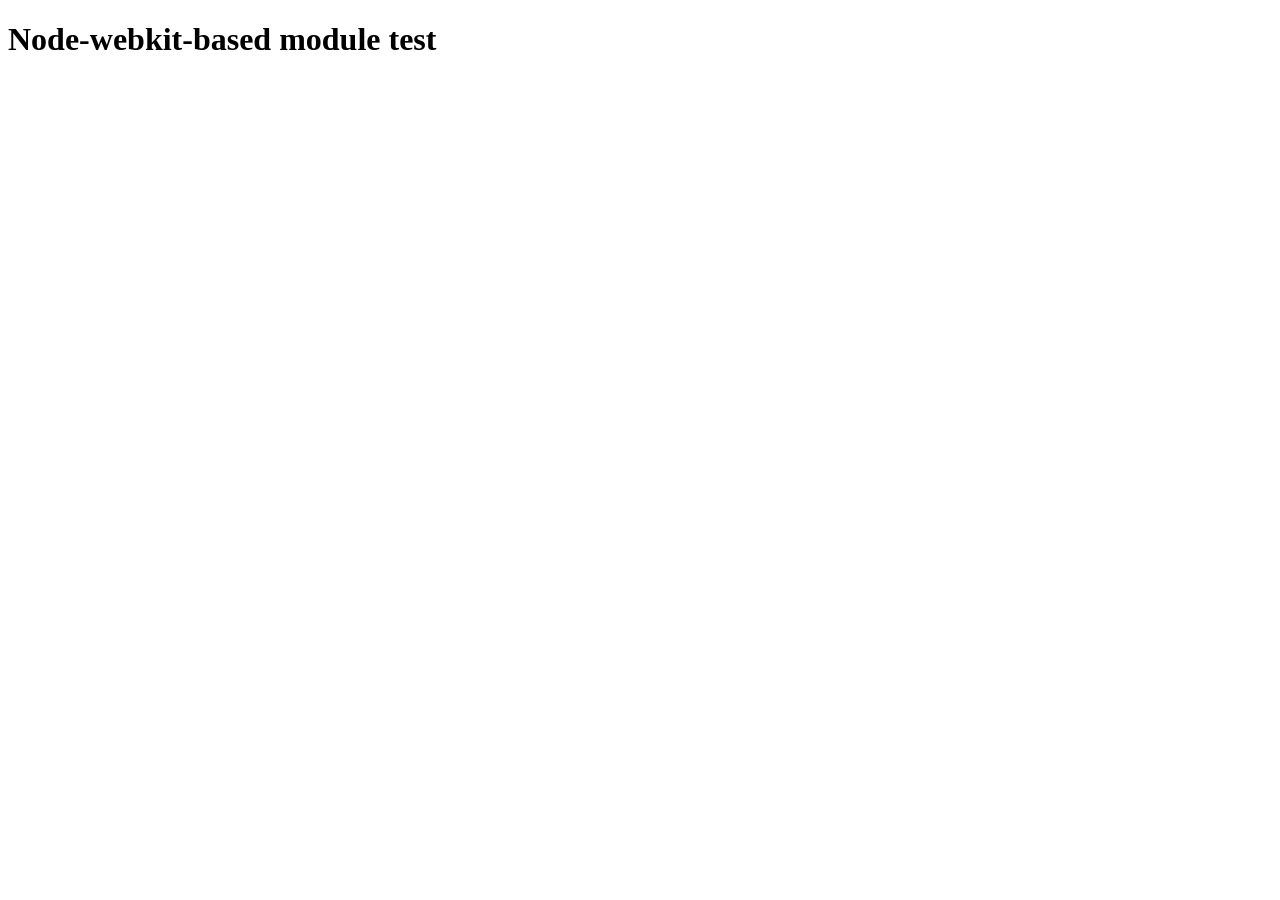
<file: node_modules/@mapbox/node-pre-gyp/lib/util/nw-pre-gyp/index.html>
<!doctype html>
<html>
<head>
<meta charset="utf-8">
<title>Node-webkit-based module test</title>
<script>
function nwModuleTest(){
   var util = require('util');
   var moduleFolder = require('nw.gui').App.argv[0];
   try {
      require(moduleFolder);
   } catch(e) {
      if( process.platform !== 'win32' ){
         util.log('nw-pre-gyp error:');
         util.log(e.stack);
      }
      process.exit(1);
   }
   process.exit(0);
}
</script>
</head>
<body onload="nwModuleTest()">
<h1>Node-webkit-based module test</h1>
</body>
</html>
</file>
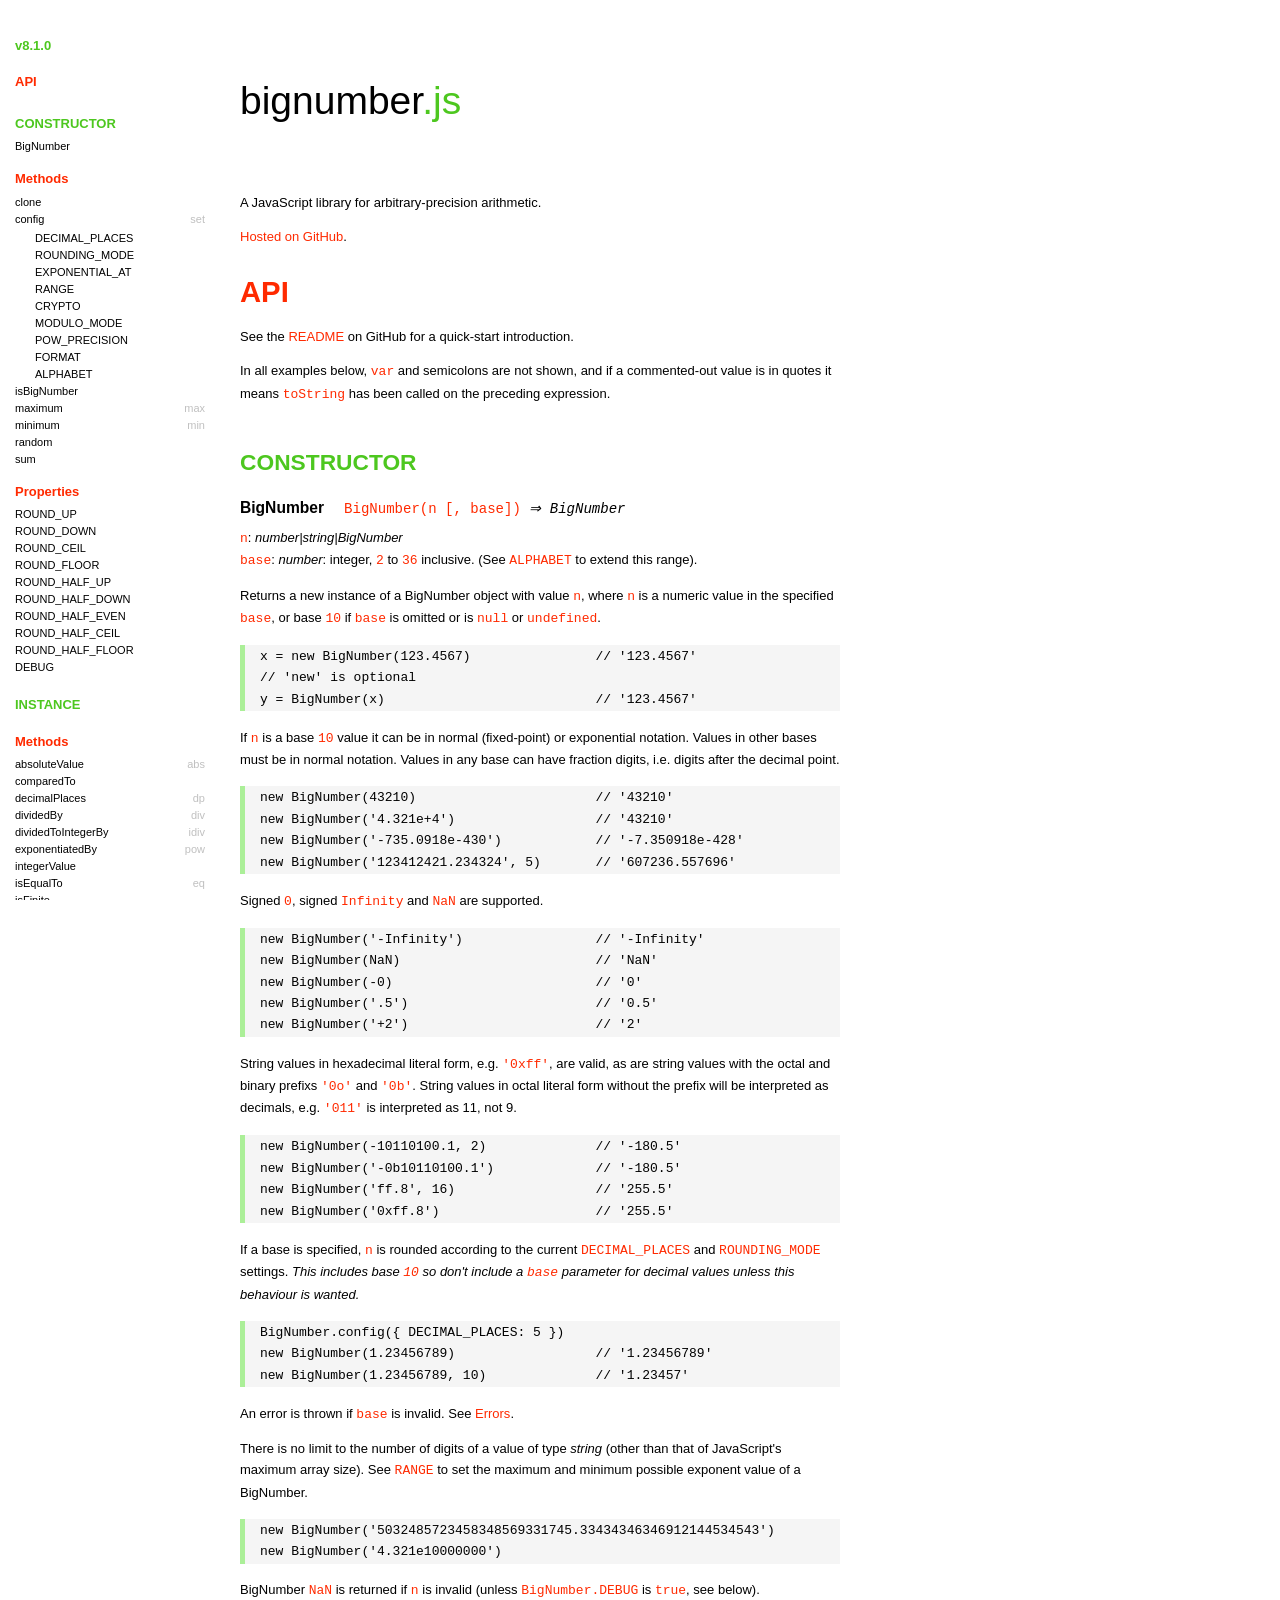
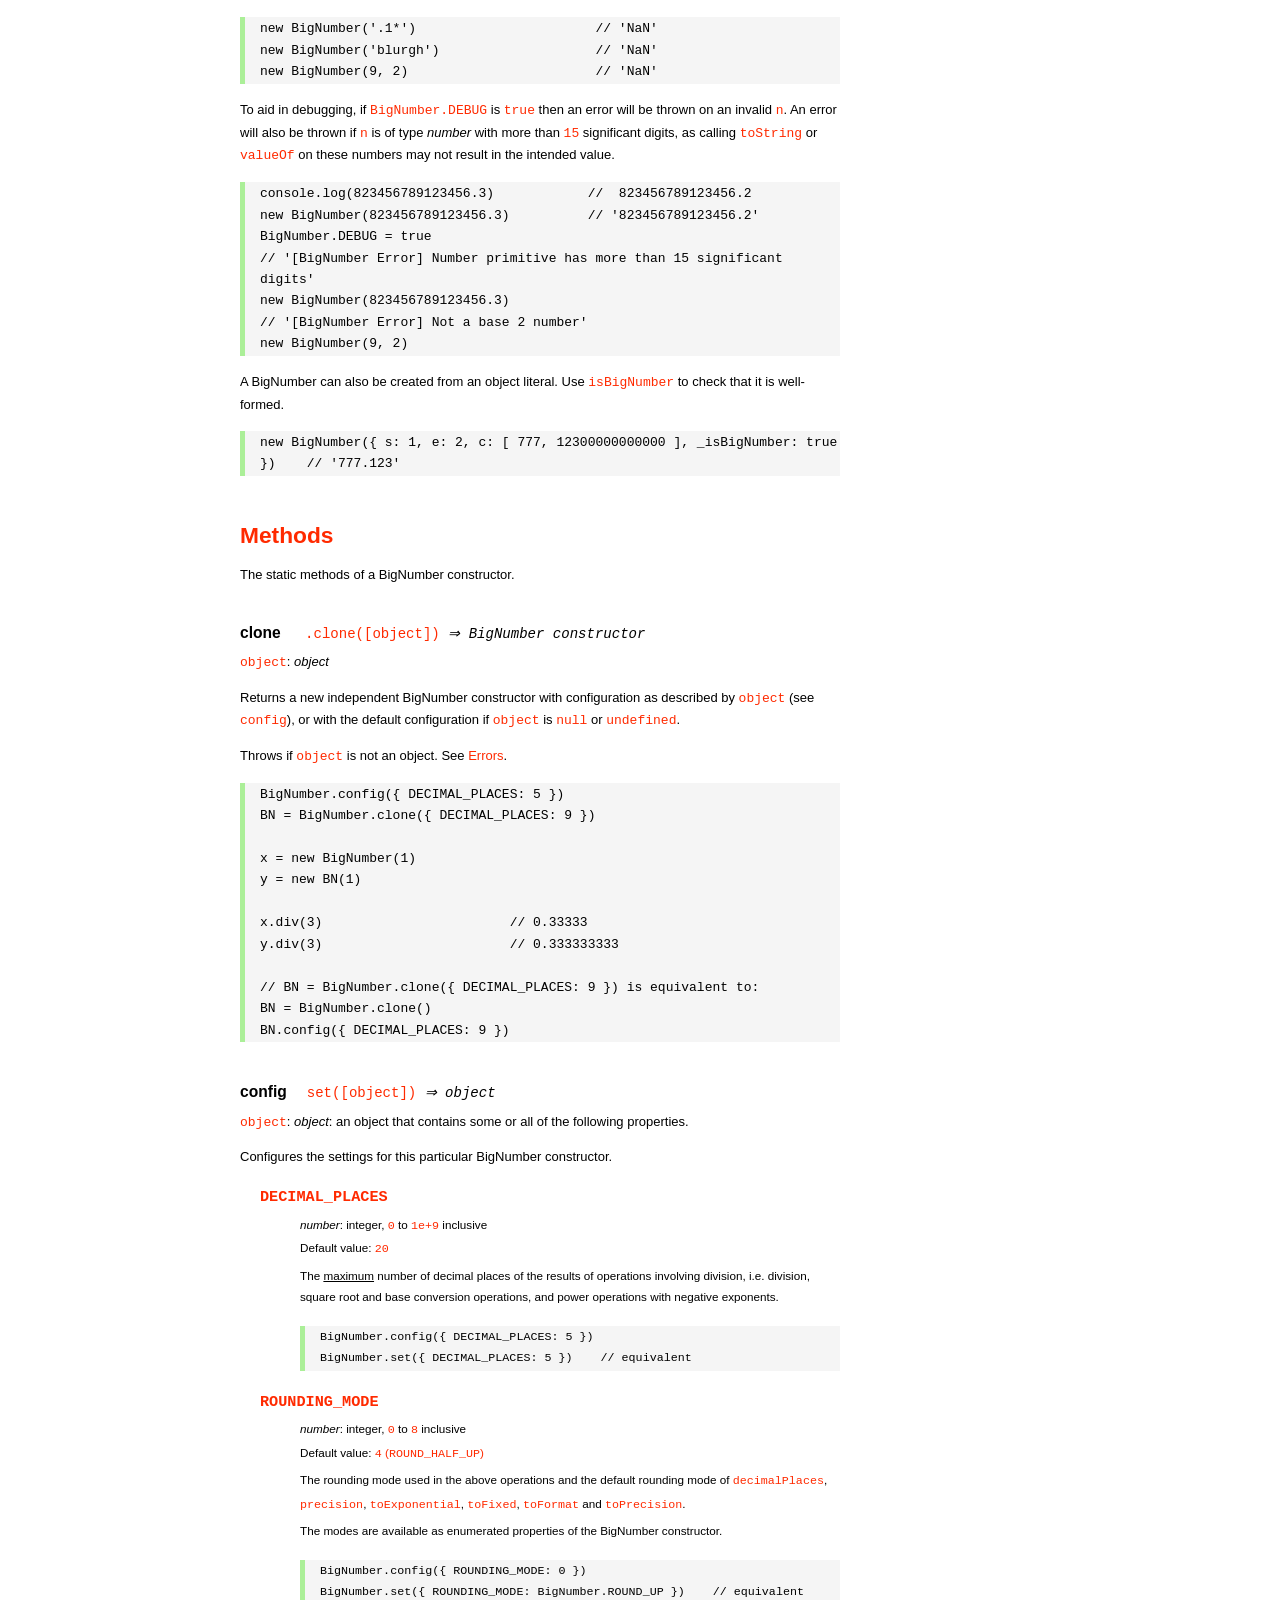
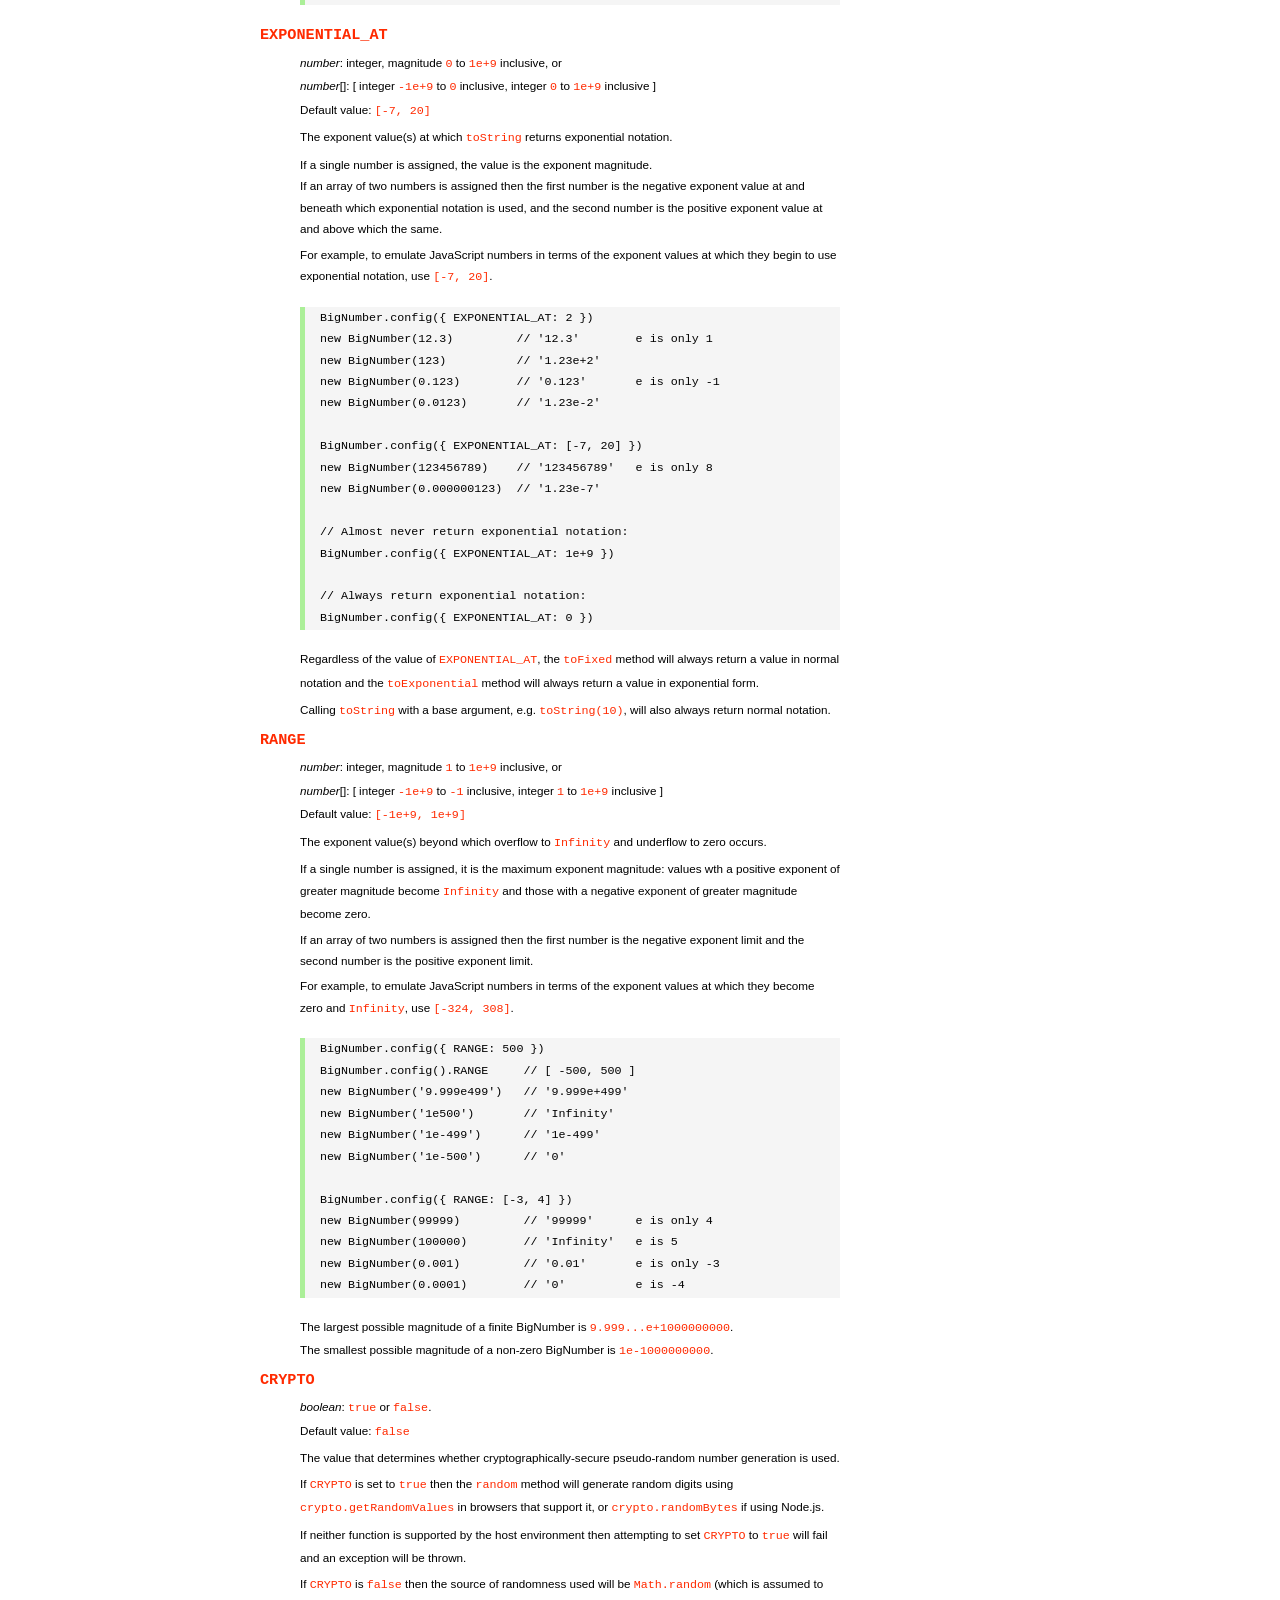
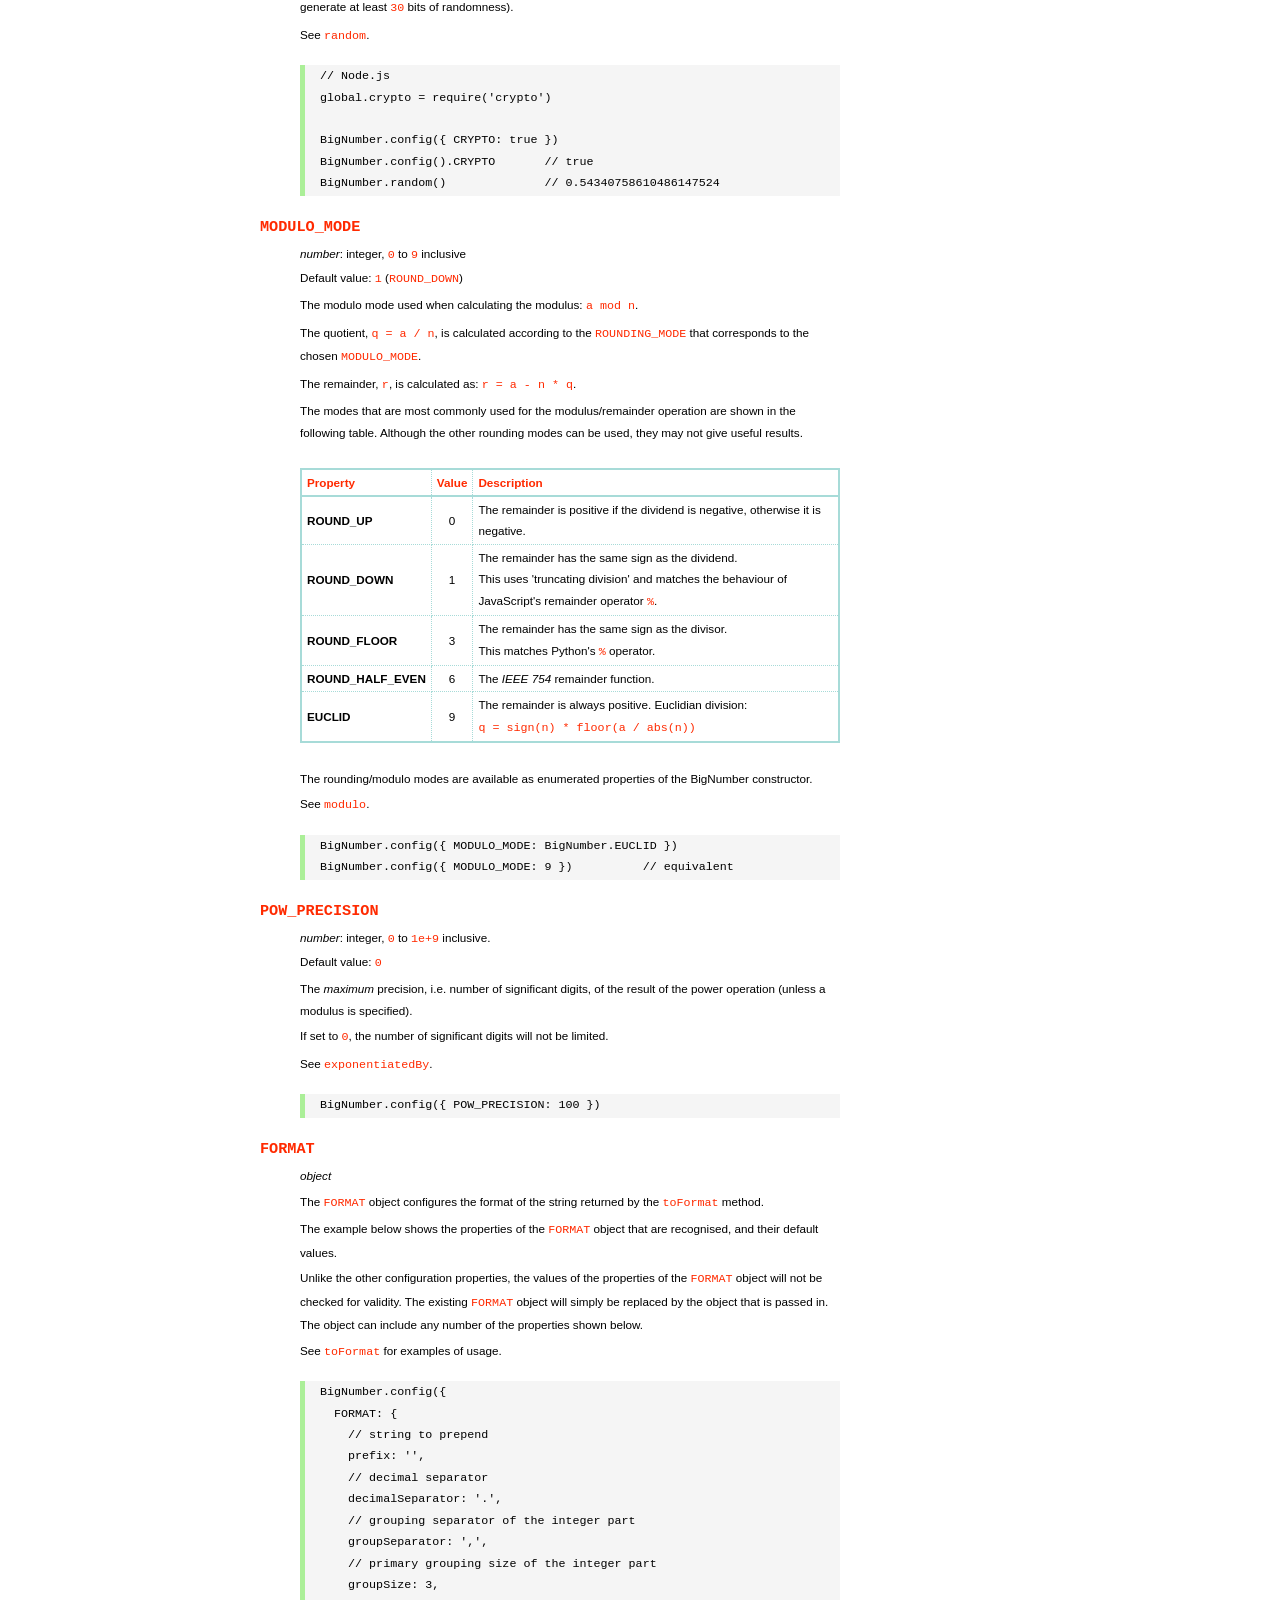
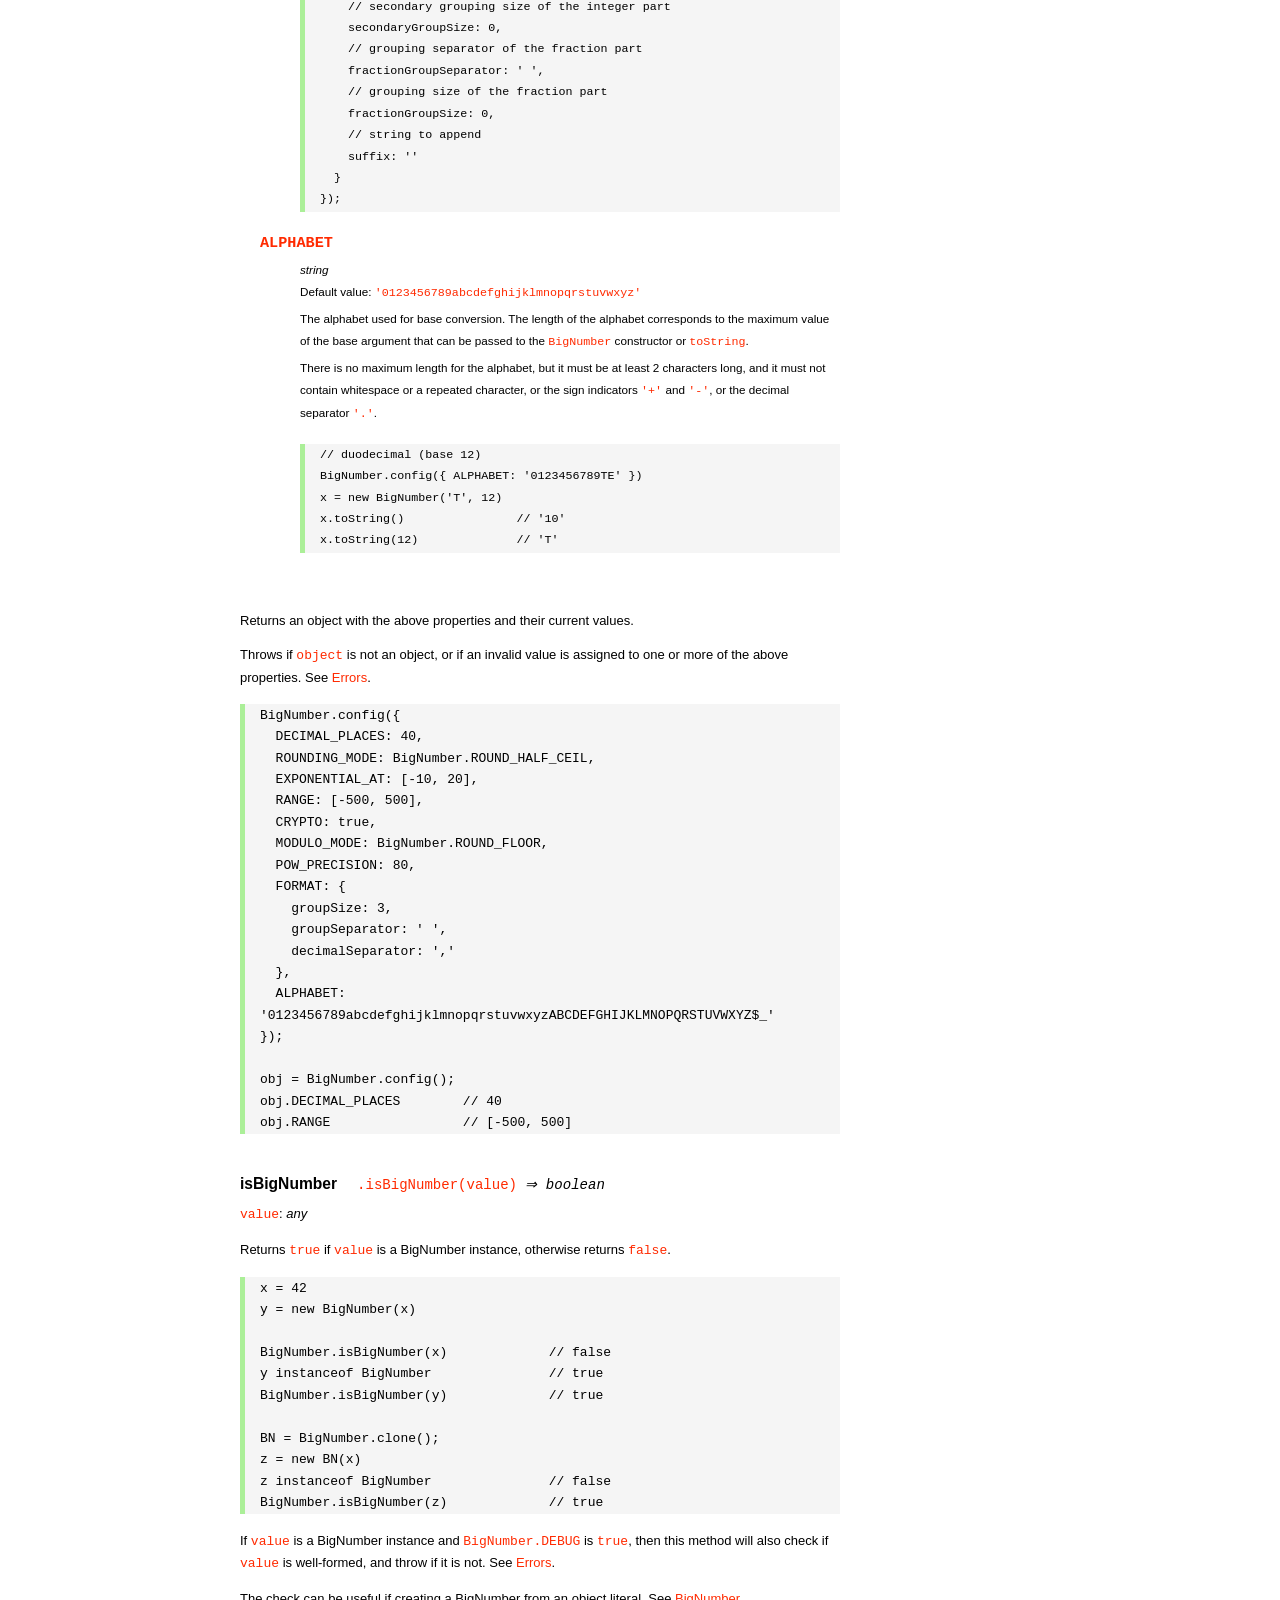
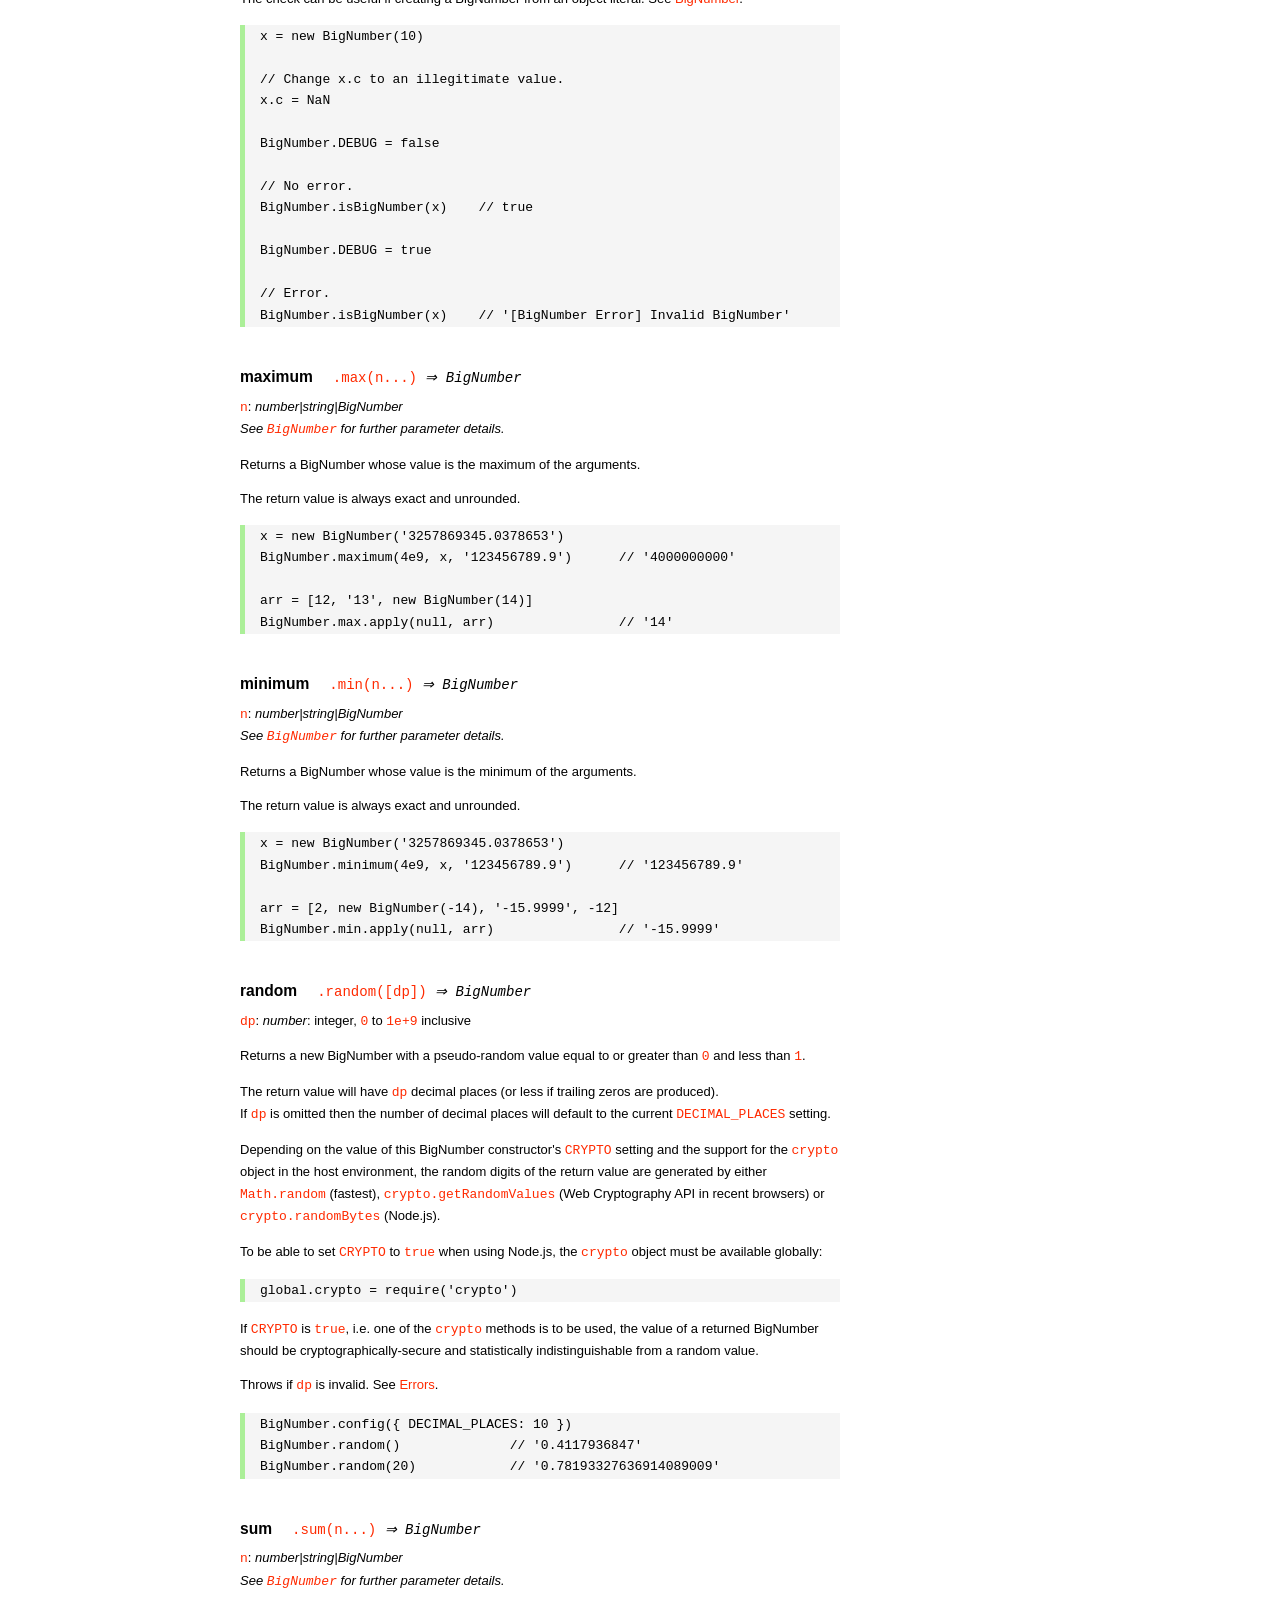
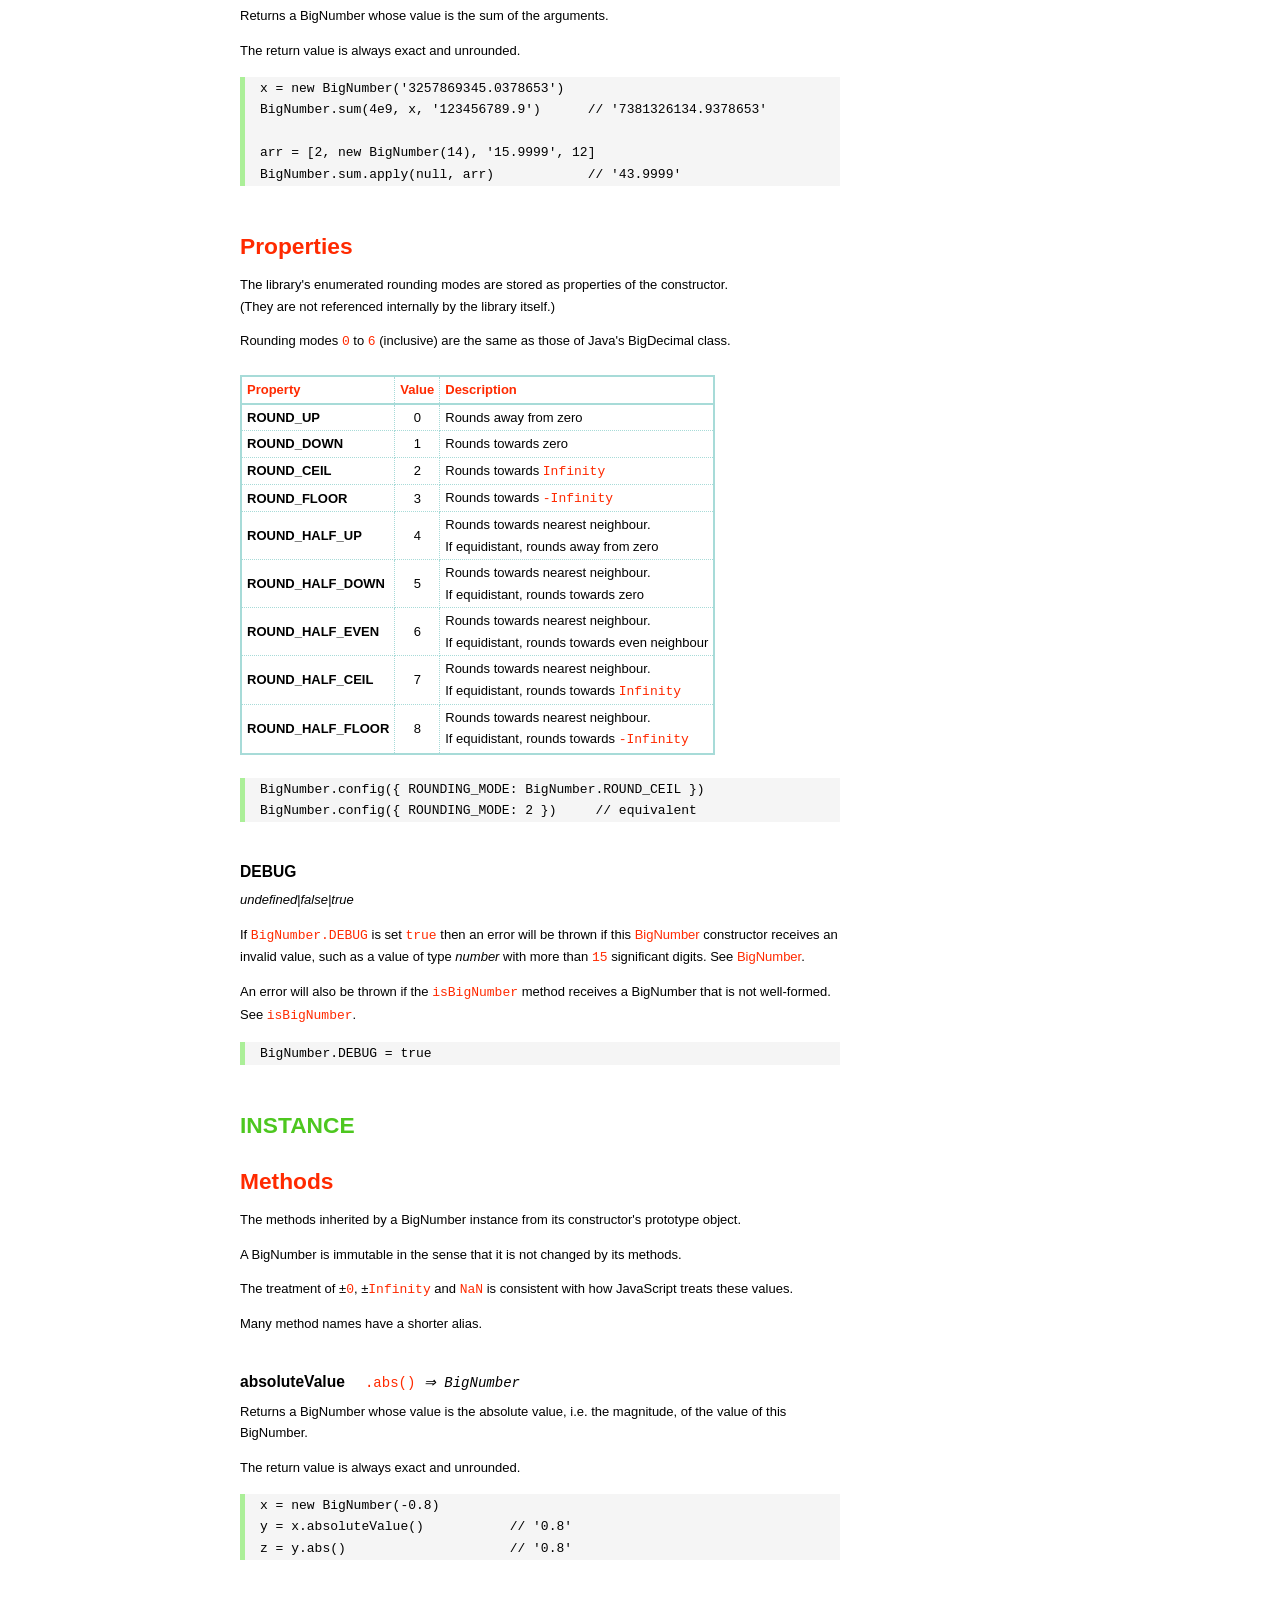
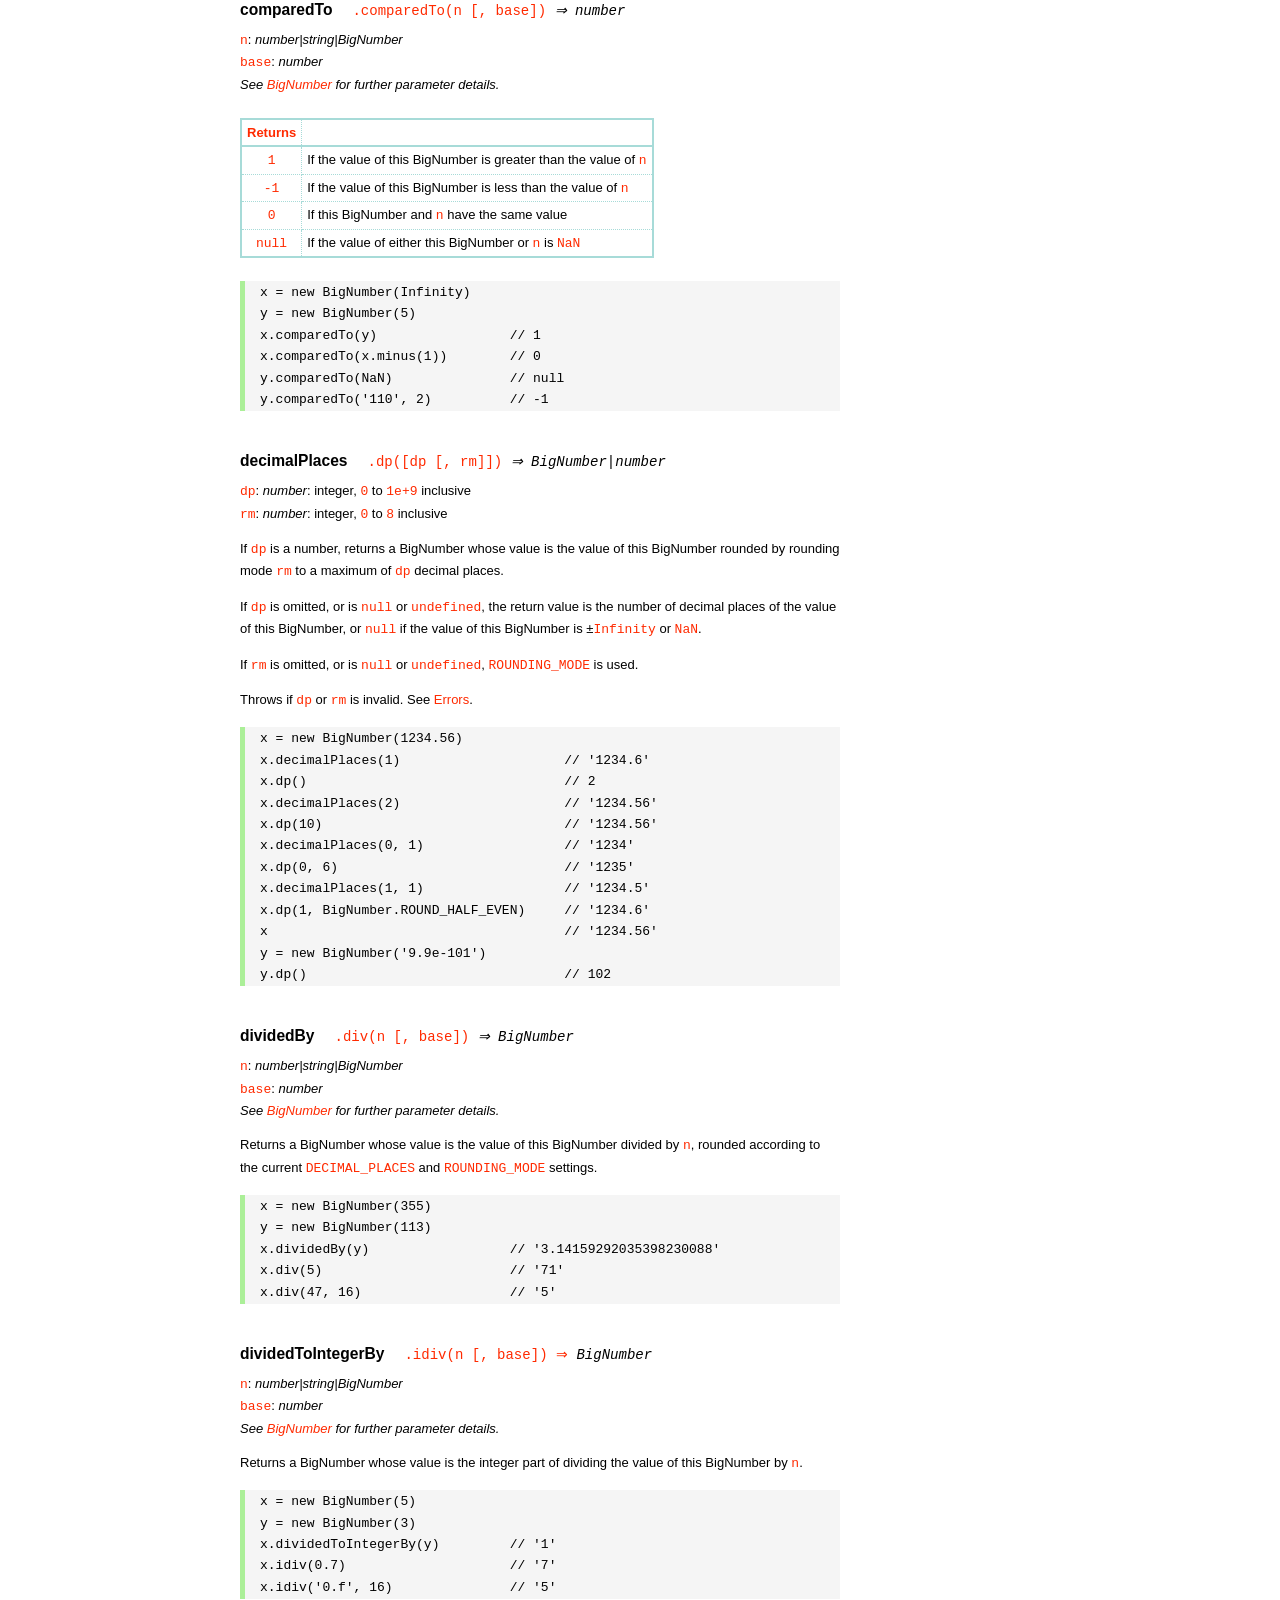
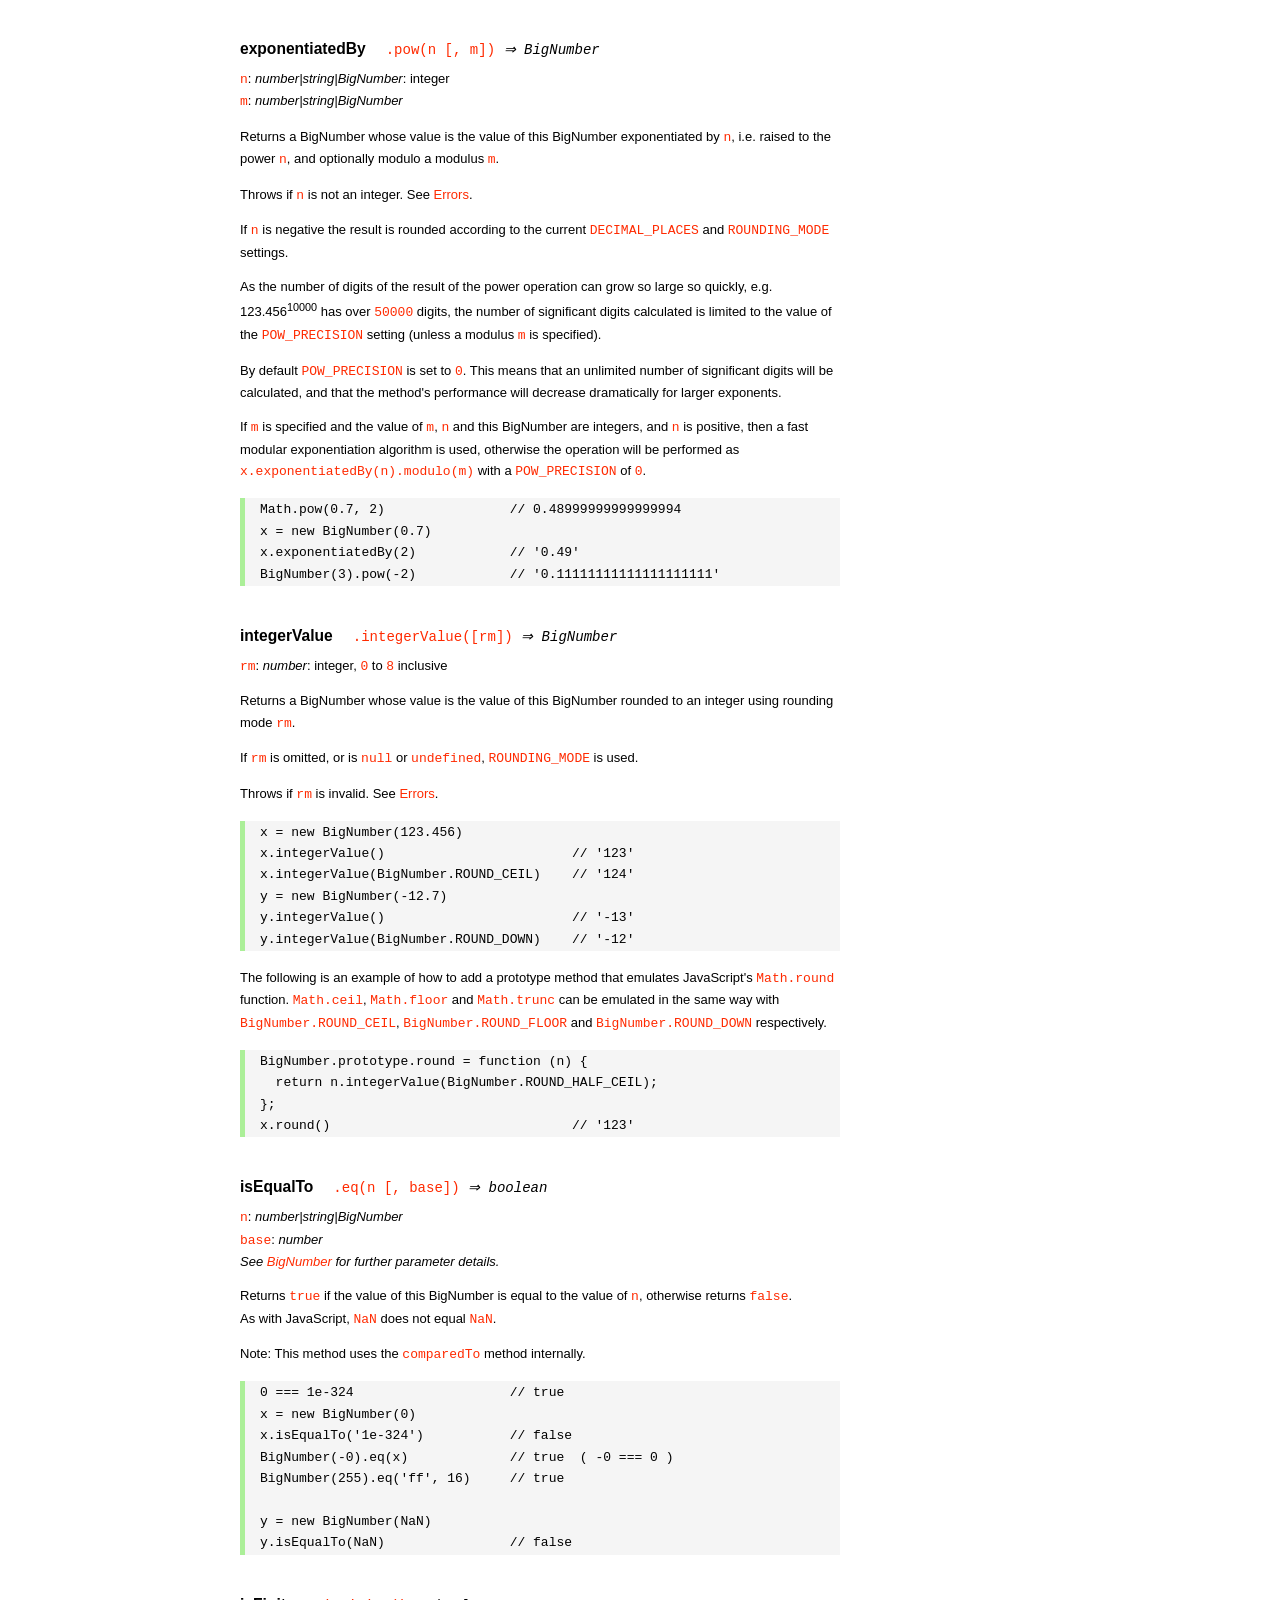
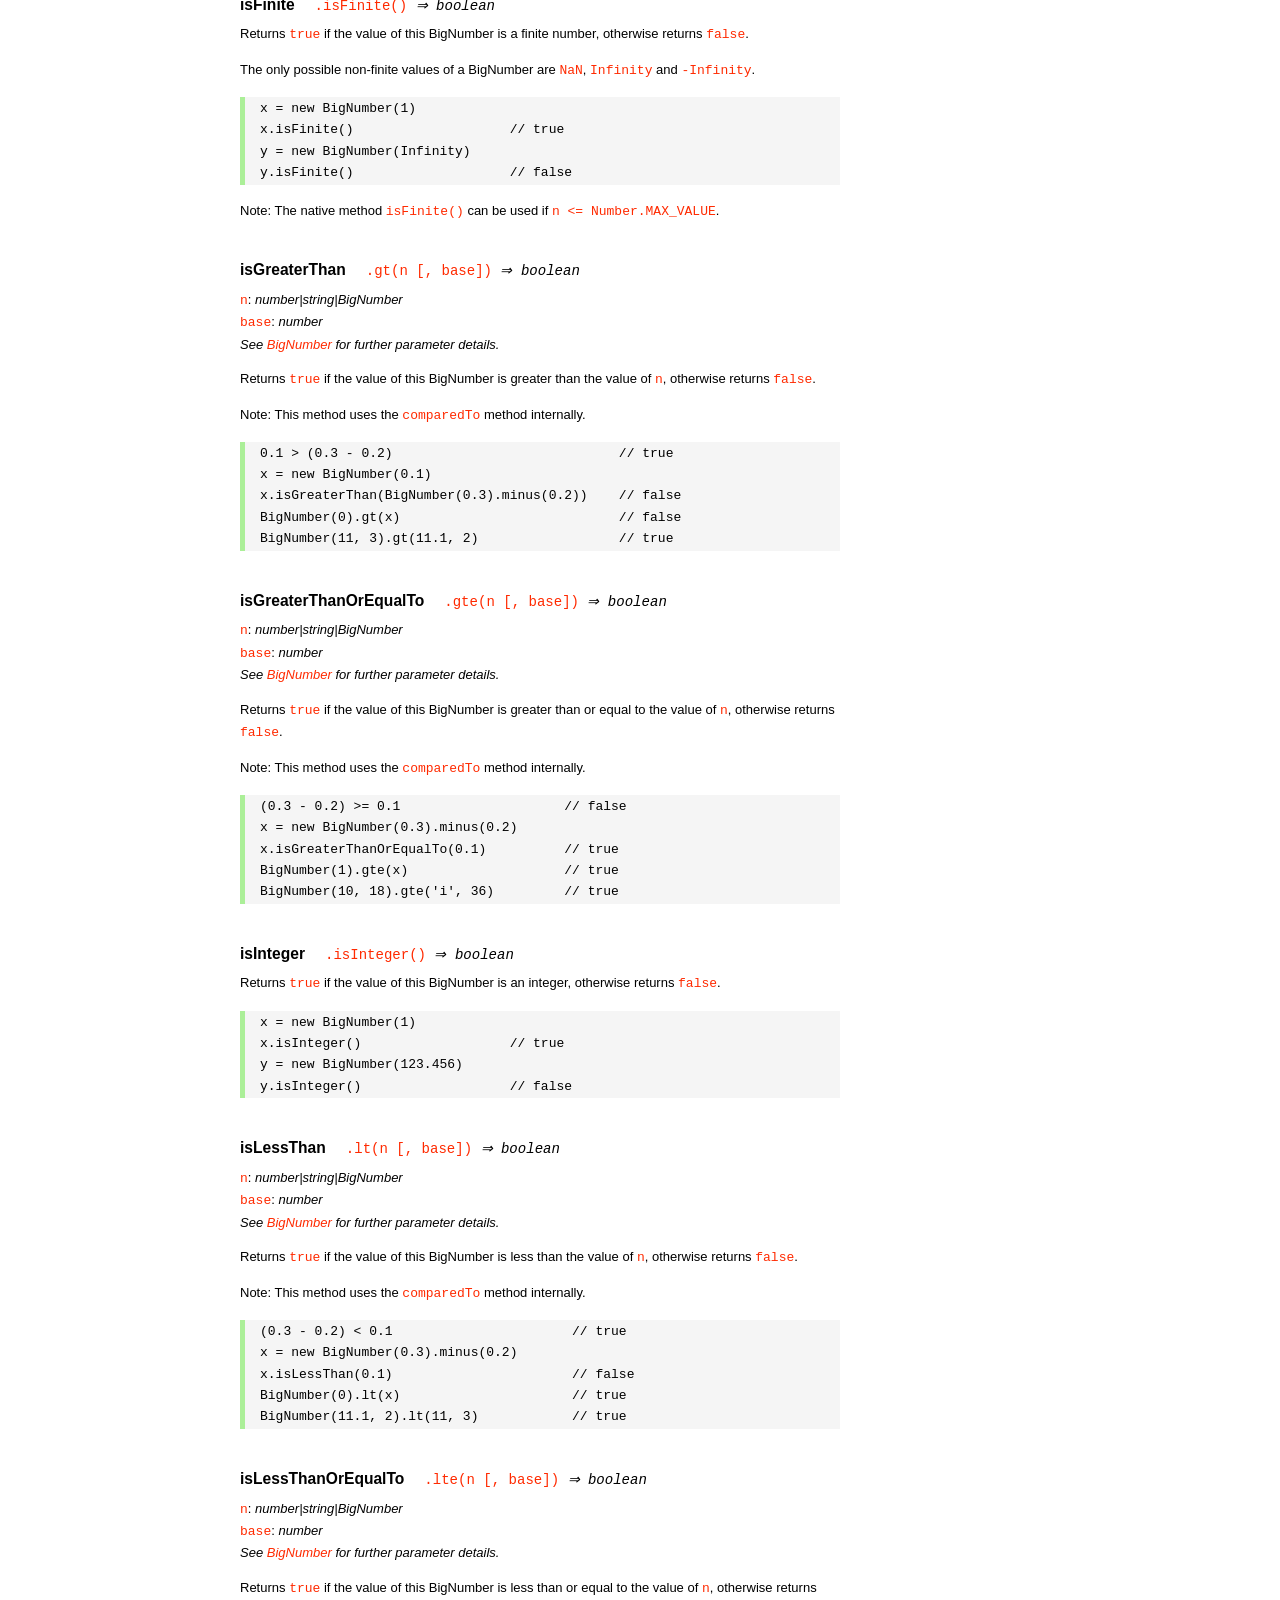
<file: node_modules/bignumber.js/doc/API.html>
<!DOCTYPE HTML>
<html>
<head>
<meta charset="utf-8">
<meta http-equiv="X-UA-Compatible" content="IE=edge">
<meta name="Author" content="M Mclaughlin">
<title>bignumber.js API</title>
<style>
html{font-size:100%}
body{background:#fff;font-family:"Helvetica Neue",Helvetica,Arial,sans-serif;font-size:13px;
  line-height:1.65em;min-height:100%;margin:0}
body,i{color:#000}
.nav{background:#fff;position:fixed;top:0;bottom:0;left:0;width:200px;overflow-y:auto;
  padding:15px 0 30px 15px}
div.container{width:600px;margin:50px 0 50px 240px}
p{margin:0 0 1em;width:600px}
pre,ul{margin:1em 0}
h1,h2,h3,h4,h5{margin:0;padding:1.5em 0 0}
h1,h2{padding:.75em 0}
h1{font:400 3em Verdana,sans-serif;color:#000;margin-bottom:1em}
h2{font-size:2.25em;color:#ff2a00}
h3{font-size:1.75em;color:#4dc71f}
h4{font-size:1.75em;color:#ff2a00;padding-bottom:.75em}
h5{font-size:1.2em;margin-bottom:.4em}
h6{font-size:1.1em;margin-bottom:0.8em;padding:0.5em 0}
dd{padding-top:.35em}
dt{padding-top:.5em}
b{font-weight:700}
dt b{font-size:1.3em}
a,a:visited{color:#ff2a00;text-decoration:none}
a:active,a:hover{outline:0;text-decoration:underline}
.nav a,.nav b,.nav a:visited{display:block;color:#ff2a00;font-weight:700; margin-top:15px}
.nav b{color:#4dc71f;margin-top:20px;cursor:default;width:auto}
ul{list-style-type:none;padding:0 0 0 20px}
.nav ul{line-height:14px;padding-left:0;margin:5px 0 0}
.nav ul a,.nav ul a:visited,span{display:inline;color:#000;font-family:Verdana,Geneva,sans-serif;
  font-size:11px;font-weight:400;margin:0}
.inset,ul.inset{margin-left:20px}
.inset{font-size:.9em}
.nav li{width:auto;margin:0 0 3px}
.alias{font-style:italic;margin-left:20px}
table{border-collapse:collapse;border-spacing:0;border:2px solid #a7dbd8;margin:1.75em 0;padding:0}
td,th{text-align:left;margin:0;padding:2px 5px;border:1px dotted #a7dbd8}
th{border-top:2px solid #a7dbd8;border-bottom:2px solid #a7dbd8;color:#ff2a00}
code,pre{font-family:Consolas, monaco, monospace;font-weight:400}
pre{background:#f5f5f5;white-space:pre-wrap;word-wrap:break-word;border-left:5px solid #abef98;
  padding:1px 0 1px 15px;margin:1.2em 0}
code,.nav-title{color:#ff2a00}
.end{margin-bottom:25px}
.centre{text-align:center}
.error-table{font-size:13px;width:100%}
#faq{margin:3em 0 0}
li span{float:right;margin-right:10px;color:#c0c0c0}
#js{font:inherit;color:#4dc71f}
</style>
</head>
<body>

  <div class="nav">

    <b>v8.1.0</b>

	<a class='nav-title' href="#">API</a>

    <b> CONSTRUCTOR </b>
    <ul>
      <li><a href="#bignumber">BigNumber</a></li>
    </ul>

    <a href="#methods">Methods</a>
    <ul>
      <li><a href="#clone">clone</a></li>
      <li><a href="#config" >config</a><span>set</span></li>
      <li>
        <ul class="inset">
          <li><a href="#decimal-places">DECIMAL_PLACES</a></li>
          <li><a href="#rounding-mode" >ROUNDING_MODE</a></li>
          <li><a href="#exponential-at">EXPONENTIAL_AT</a></li>
          <li><a href="#range"         >RANGE</a></li>
          <li><a href="#crypto"        >CRYPTO</a></li>
          <li><a href="#modulo-mode"   >MODULO_MODE</a></li>
          <li><a href="#pow-precision" >POW_PRECISION</a></li>
          <li><a href="#format"        >FORMAT</a></li>
          <li><a href="#alphabet"      >ALPHABET</a></li>
        </ul>
      </li>
      <li><a href="#isBigNumber">isBigNumber</a></li>
      <li><a href="#max"        >maximum</a><span>max</span></li>
      <li><a href="#min"        >minimum</a><span>min</span></li>
      <li><a href="#random"     >random</a></li>
      <li><a href="#sum"        >sum</a></li>
    </ul>

    <a href="#constructor-properties">Properties</a>
    <ul>
      <li><a href="#round-up"        >ROUND_UP</a></li>
      <li><a href="#round-down"      >ROUND_DOWN</a></li>
      <li><a href="#round-ceil"      >ROUND_CEIL</a></li>
      <li><a href="#round-floor"     >ROUND_FLOOR</a></li>
      <li><a href="#round-half-up"   >ROUND_HALF_UP</a></li>
      <li><a href="#round-half-down" >ROUND_HALF_DOWN</a></li>
      <li><a href="#round-half-even" >ROUND_HALF_EVEN</a></li>
      <li><a href="#round-half-ceil" >ROUND_HALF_CEIL</a></li>
      <li><a href="#round-half-floor">ROUND_HALF_FLOOR</a></li>
      <li><a href="#debug"           >DEBUG</a></li>
    </ul>

    <b> INSTANCE </b>

    <a href="#prototype-methods">Methods</a>
    <ul>
      <li><a href="#abs"    >absoluteValue         </a><span>abs</span>  </li>
      <li><a href="#cmp"    >comparedTo            </a>                  </li>
      <li><a href="#dp"     >decimalPlaces         </a><span>dp</span>   </li>
      <li><a href="#div"    >dividedBy             </a><span>div</span>  </li>
      <li><a href="#divInt" >dividedToIntegerBy    </a><span>idiv</span> </li>
      <li><a href="#pow"    >exponentiatedBy       </a><span>pow</span>  </li>
      <li><a href="#int"    >integerValue          </a>                  </li>
      <li><a href="#eq"     >isEqualTo             </a><span>eq</span>   </li>
      <li><a href="#isF"    >isFinite              </a>                  </li>
      <li><a href="#gt"     >isGreaterThan         </a><span>gt</span>   </li>
      <li><a href="#gte"    >isGreaterThanOrEqualTo</a><span>gte</span>  </li>
      <li><a href="#isInt"  >isInteger             </a>                  </li>
      <li><a href="#lt"     >isLessThan            </a><span>lt</span>   </li>
      <li><a href="#lte"    >isLessThanOrEqualTo   </a><span>lte</span>  </li>
      <li><a href="#isNaN"  >isNaN                 </a>                  </li>
      <li><a href="#isNeg"  >isNegative            </a>                  </li>
      <li><a href="#isPos"  >isPositive            </a>                  </li>
      <li><a href="#isZ"    >isZero                </a>                  </li>
      <li><a href="#minus"  >minus                 </a>                  </li>
      <li><a href="#mod"    >modulo                </a><span>mod</span>  </li>
      <li><a href="#times"  >multipliedBy          </a><span>times</span></li>
      <li><a href="#neg"    >negated               </a>                  </li>
      <li><a href="#plus"   >plus                  </a>                  </li>
      <li><a href="#sd"     >precision             </a><span>sd</span>   </li>
      <li><a href="#shift"  >shiftedBy             </a>                  </li>
      <li><a href="#sqrt"   >squareRoot            </a><span>sqrt</span> </li>
      <li><a href="#toE"    >toExponential         </a>                  </li>
      <li><a href="#toFix"  >toFixed               </a>                  </li>
      <li><a href="#toFor"  >toFormat              </a>                  </li>
      <li><a href="#toFr"   >toFraction            </a>                  </li>
      <li><a href="#toJSON" >toJSON                </a>                  </li>
      <li><a href="#toN"    >toNumber              </a>                  </li>
      <li><a href="#toP"    >toPrecision           </a>                  </li>
      <li><a href="#toS"    >toString              </a>                  </li>
      <li><a href="#valueOf">valueOf               </a>                  </li>
    </ul>

    <a href="#instance-properties">Properties</a>
    <ul>
      <li><a href="#coefficient">c: coefficient</a></li>
      <li><a href="#exponent"   >e: exponent</a></li>
      <li><a href="#sign"       >s: sign</a></li>
    </ul>

    <a href="#zero-nan-infinity">Zero, NaN &amp; Infinity</a>
    <a href="#Errors">Errors</a>
    <a href="#type-coercion">Type coercion</a>
    <a class='end' href="#faq">FAQ</a>

  </div>

  <div class="container">

    <h1>bignumber<span id='js'>.js</span></h1>

    <p>A JavaScript library for arbitrary-precision arithmetic.</p>
    <p><a href="https://github.com/MikeMcl/bignumber.js">Hosted on GitHub</a>. </p>

    <h2>API</h2>

    <p>
      See the <a href='https://github.com/MikeMcl/bignumber.js'>README</a> on GitHub for a
      quick-start introduction.
    </p>
    <p>
      In all examples below, <code>var</code> and semicolons are not shown, and if a commented-out
      value is in quotes it means <code>toString</code> has been called on the preceding expression.
    </p>


    <h3>CONSTRUCTOR</h3>


    <h5 id="bignumber">
      BigNumber<code class='inset'>BigNumber(n [, base]) <i>&rArr; BigNumber</i></code>
    </h5>
    <p>
      <code>n</code>: <i>number|string|BigNumber</i><br />
      <code>base</code>: <i>number</i>: integer, <code>2</code> to <code>36</code> inclusive. (See
      <a href='#alphabet'><code>ALPHABET</code></a> to extend this range).
    </p>
    <p>
      Returns a new instance of a BigNumber object with value <code>n</code>, where <code>n</code>
      is a numeric value in the specified <code>base</code>, or base <code>10</code> if
      <code>base</code> is omitted or is <code>null</code> or <code>undefined</code>.
    </p>
    <pre>
x = new BigNumber(123.4567)                // '123.4567'
// 'new' is optional
y = BigNumber(x)                           // '123.4567'</pre>
    <p>
      If <code>n</code> is a base <code>10</code> value it can be in normal (fixed-point) or
      exponential notation. Values in other bases must be in normal notation. Values in any base can
      have fraction digits, i.e. digits after the decimal point.
    </p>
    <pre>
new BigNumber(43210)                       // '43210'
new BigNumber('4.321e+4')                  // '43210'
new BigNumber('-735.0918e-430')            // '-7.350918e-428'
new BigNumber('123412421.234324', 5)       // '607236.557696'</pre>
    <p>
      Signed <code>0</code>, signed <code>Infinity</code> and <code>NaN</code> are supported.
    </p>
    <pre>
new BigNumber('-Infinity')                 // '-Infinity'
new BigNumber(NaN)                         // 'NaN'
new BigNumber(-0)                          // '0'
new BigNumber('.5')                        // '0.5'
new BigNumber('+2')                        // '2'</pre>
    <p>
      String values in hexadecimal literal form, e.g. <code>'0xff'</code>, are valid, as are
      string values with the octal and binary prefixs <code>'0o'</code> and <code>'0b'</code>.
      String values in octal literal form without the prefix will be interpreted as
      decimals, e.g. <code>'011'</code> is interpreted as 11, not 9.
    </p>
    <pre>
new BigNumber(-10110100.1, 2)              // '-180.5'
new BigNumber('-0b10110100.1')             // '-180.5'
new BigNumber('ff.8', 16)                  // '255.5'
new BigNumber('0xff.8')                    // '255.5'</pre>
    <p>
      If a base is specified, <code>n</code> is rounded according to the current
      <a href='#decimal-places'><code>DECIMAL_PLACES</code></a> and
      <a href='#rounding-mode'><code>ROUNDING_MODE</code></a> settings. <em>This includes base
      <code>10</code> so don't include a <code>base</code> parameter for decimal values unless
      this behaviour is wanted.</em>
    </p>
    <pre>BigNumber.config({ DECIMAL_PLACES: 5 })
new BigNumber(1.23456789)                  // '1.23456789'
new BigNumber(1.23456789, 10)              // '1.23457'</pre>
    <p>An error is thrown if <code>base</code> is invalid. See <a href='#Errors'>Errors</a>.</p>
    <p>
      There is no limit to the number of digits of a value of type <em>string</em> (other than
      that of JavaScript's maximum array size). See <a href='#range'><code>RANGE</code></a> to set
      the maximum and minimum possible exponent value of a BigNumber.
    </p>
    <pre>
new BigNumber('5032485723458348569331745.33434346346912144534543')
new BigNumber('4.321e10000000')</pre>
    <p>BigNumber <code>NaN</code> is returned if <code>n</code> is invalid
    (unless <code>BigNumber.DEBUG</code> is <code>true</code>, see below).</p>
    <pre>
new BigNumber('.1*')                       // 'NaN'
new BigNumber('blurgh')                    // 'NaN'
new BigNumber(9, 2)                        // 'NaN'</pre>
    <p>
      To aid in debugging, if <code>BigNumber.DEBUG</code> is <code>true</code> then an error will
      be thrown on an invalid <code>n</code>. An error will also be thrown if <code>n</code> is of
      type <em>number</em> with more than <code>15</code> significant digits, as calling
      <code><a href='#toS'>toString</a></code> or <code><a href='#valueOf'>valueOf</a></code> on
      these numbers may not result in the intended value.
    </p>
      <pre>
console.log(823456789123456.3)            //  823456789123456.2
new BigNumber(823456789123456.3)          // '823456789123456.2'
BigNumber.DEBUG = true
// '[BigNumber Error] Number primitive has more than 15 significant digits'
new BigNumber(823456789123456.3)
// '[BigNumber Error] Not a base 2 number'
new BigNumber(9, 2)</pre>
    <p>
      A BigNumber can also be created from an object literal.
      Use <code><a href='#isBigNumber'>isBigNumber</a></code> to check that it is well-formed.
    </p>
    <pre>new BigNumber({ s: 1, e: 2, c: [ 777, 12300000000000 ], _isBigNumber: true })    // '777.123'</pre>




    <h4 id="methods">Methods</h4>
     <p>The static methods of a BigNumber constructor.</p>




    <h5 id="clone">clone
      <code class='inset'>.clone([object]) <i>&rArr; BigNumber constructor</i></code>
    </h5>
    <p><code>object</code>: <i>object</i></p>
    <p>
      Returns a new independent BigNumber constructor with configuration as described by
      <code>object</code> (see <a href='#config'><code>config</code></a>), or with the default
      configuration if <code>object</code> is <code>null</code> or <code>undefined</code>.
    </p>
    <p>
      Throws if <code>object</code> is not an object. See <a href='#Errors'>Errors</a>.
    </p>
    <pre>BigNumber.config({ DECIMAL_PLACES: 5 })
BN = BigNumber.clone({ DECIMAL_PLACES: 9 })

x = new BigNumber(1)
y = new BN(1)

x.div(3)                        // 0.33333
y.div(3)                        // 0.333333333

// BN = BigNumber.clone({ DECIMAL_PLACES: 9 }) is equivalent to:
BN = BigNumber.clone()
BN.config({ DECIMAL_PLACES: 9 })</pre>



    <h5 id="config">config<code class='inset'>set([object]) <i>&rArr; object</i></code></h5>
    <p>
      <code>object</code>: <i>object</i>: an object that contains some or all of the following
      properties.
    </p>
    <p>Configures the settings for this particular BigNumber constructor.</p>

    <dl class='inset'>
      <dt id="decimal-places"><code><b>DECIMAL_PLACES</b></code></dt>
      <dd>
        <i>number</i>: integer, <code>0</code> to <code>1e+9</code> inclusive<br />
        Default value: <code>20</code>
      </dd>
      <dd>
        The <u>maximum</u> number of decimal places of the results of operations involving
        division, i.e. division, square root and base conversion operations, and power
        operations with negative exponents.<br />
      </dd>
      <dd>
      <pre>BigNumber.config({ DECIMAL_PLACES: 5 })
BigNumber.set({ DECIMAL_PLACES: 5 })    // equivalent</pre>
      </dd>



      <dt id="rounding-mode"><code><b>ROUNDING_MODE</b></code></dt>
      <dd>
        <i>number</i>: integer, <code>0</code> to <code>8</code> inclusive<br />
        Default value: <code>4</code> <a href="#round-half-up">(<code>ROUND_HALF_UP</code>)</a>
      </dd>
      <dd>
        The rounding mode used in the above operations and the default rounding mode of
        <a href='#dp'><code>decimalPlaces</code></a>,
        <a href='#sd'><code>precision</code></a>,
        <a href='#toE'><code>toExponential</code></a>,
        <a href='#toFix'><code>toFixed</code></a>,
        <a href='#toFor'><code>toFormat</code></a> and
        <a href='#toP'><code>toPrecision</code></a>.
      </dd>
      <dd>The modes are available as enumerated properties of the BigNumber constructor.</dd>
       <dd>
      <pre>BigNumber.config({ ROUNDING_MODE: 0 })
BigNumber.set({ ROUNDING_MODE: BigNumber.ROUND_UP })    // equivalent</pre>
        </dd>



      <dt id="exponential-at"><code><b>EXPONENTIAL_AT</b></code></dt>
      <dd>
        <i>number</i>: integer, magnitude <code>0</code> to <code>1e+9</code> inclusive, or
        <br />
        <i>number</i>[]: [ integer <code>-1e+9</code> to <code>0</code> inclusive, integer
        <code>0</code> to <code>1e+9</code> inclusive ]<br />
        Default value: <code>[-7, 20]</code>
      </dd>
      <dd>
        The exponent value(s) at which <code>toString</code> returns exponential notation.
      </dd>
      <dd>
        If a single number is assigned, the value is the exponent magnitude.<br />
        If an array of two numbers is assigned then the first number is the negative exponent
        value at and beneath which exponential notation is used, and the second number is the
        positive exponent value at and above which the same.
      </dd>
      <dd>
        For example, to emulate JavaScript numbers in terms of the exponent values at which they
        begin to use exponential notation, use <code>[-7, 20]</code>.
      </dd>
      <dd>
      <pre>BigNumber.config({ EXPONENTIAL_AT: 2 })
new BigNumber(12.3)         // '12.3'        e is only 1
new BigNumber(123)          // '1.23e+2'
new BigNumber(0.123)        // '0.123'       e is only -1
new BigNumber(0.0123)       // '1.23e-2'

BigNumber.config({ EXPONENTIAL_AT: [-7, 20] })
new BigNumber(123456789)    // '123456789'   e is only 8
new BigNumber(0.000000123)  // '1.23e-7'

// Almost never return exponential notation:
BigNumber.config({ EXPONENTIAL_AT: 1e+9 })

// Always return exponential notation:
BigNumber.config({ EXPONENTIAL_AT: 0 })</pre>
      </dd>
      <dd>
        Regardless of the value of <code>EXPONENTIAL_AT</code>, the <code>toFixed</code> method
        will always return a value in normal notation and the <code>toExponential</code> method
        will always return a value in exponential form.
      </dd>
      <dd>
        Calling <code>toString</code> with a base argument, e.g. <code>toString(10)</code>, will
        also always return normal notation.
      </dd>



      <dt id="range"><code><b>RANGE</b></code></dt>
      <dd>
        <i>number</i>: integer, magnitude <code>1</code> to <code>1e+9</code> inclusive, or
        <br />
        <i>number</i>[]: [ integer <code>-1e+9</code> to <code>-1</code> inclusive, integer
        <code>1</code> to <code>1e+9</code> inclusive ]<br />
        Default value: <code>[-1e+9, 1e+9]</code>
      </dd>
      <dd>
        The exponent value(s) beyond which overflow to <code>Infinity</code> and underflow to
        zero occurs.
      </dd>
      <dd>
        If a single number is assigned, it is the maximum exponent magnitude: values wth a
        positive exponent of greater magnitude become <code>Infinity</code> and those with a
        negative exponent of greater magnitude become zero.
      <dd>
        If an array of two numbers is assigned then the first number is the negative exponent
        limit and the second number is the positive exponent limit.
      </dd>
      <dd>
        For example, to emulate JavaScript numbers in terms of the exponent values at which they
        become zero and <code>Infinity</code>, use <code>[-324, 308]</code>.
      </dd>
      <dd>
      <pre>BigNumber.config({ RANGE: 500 })
BigNumber.config().RANGE     // [ -500, 500 ]
new BigNumber('9.999e499')   // '9.999e+499'
new BigNumber('1e500')       // 'Infinity'
new BigNumber('1e-499')      // '1e-499'
new BigNumber('1e-500')      // '0'

BigNumber.config({ RANGE: [-3, 4] })
new BigNumber(99999)         // '99999'      e is only 4
new BigNumber(100000)        // 'Infinity'   e is 5
new BigNumber(0.001)         // '0.01'       e is only -3
new BigNumber(0.0001)        // '0'          e is -4</pre>
      </dd>
      <dd>
        The largest possible magnitude of a finite BigNumber is
        <code>9.999...e+1000000000</code>.<br />
        The smallest possible magnitude of a non-zero BigNumber is <code>1e-1000000000</code>.
      </dd>



      <dt id="crypto"><code><b>CRYPTO</b></code></dt>
      <dd>
        <i>boolean</i>: <code>true</code> or <code>false</code>.<br />
        Default value: <code>false</code>
      </dd>
      <dd>
        The value that determines whether cryptographically-secure pseudo-random number
        generation is used.
      </dd>
      <dd>
        If <code>CRYPTO</code> is set to <code>true</code> then the
        <a href='#random'><code>random</code></a> method will generate random digits using
        <code>crypto.getRandomValues</code> in browsers that support it, or
        <code>crypto.randomBytes</code> if using Node.js.
      </dd>
      <dd>
        If neither function is supported by the host environment then attempting to set
        <code>CRYPTO</code> to <code>true</code> will fail and an exception will be thrown.
      </dd>
      <dd>
        If <code>CRYPTO</code> is <code>false</code> then the source of randomness used will be
        <code>Math.random</code> (which is assumed to generate at least <code>30</code> bits of
        randomness).
      </dd>
      <dd>See <a href='#random'><code>random</code></a>.</dd>
      <dd>
      <pre>
// Node.js
global.crypto = require('crypto')

BigNumber.config({ CRYPTO: true })
BigNumber.config().CRYPTO       // true
BigNumber.random()              // 0.54340758610486147524</pre>
      </dd>



      <dt id="modulo-mode"><code><b>MODULO_MODE</b></code></dt>
      <dd>
        <i>number</i>: integer, <code>0</code> to <code>9</code> inclusive<br />
        Default value: <code>1</code> (<a href="#round-down"><code>ROUND_DOWN</code></a>)
      </dd>
      <dd>The modulo mode used when calculating the modulus: <code>a mod n</code>.</dd>
      <dd>
        The quotient, <code>q = a / n</code>, is calculated according to the
        <a href='#rounding-mode'><code>ROUNDING_MODE</code></a> that corresponds to the chosen
        <code>MODULO_MODE</code>.
      </dd>
      <dd>The remainder, <code>r</code>, is calculated as: <code>r = a - n * q</code>.</dd>
      <dd>
        The modes that are most commonly used for the modulus/remainder operation are shown in
        the following table. Although the other rounding modes can be used, they may not give
        useful results.
      </dd>
      <dd>
        <table>
          <tr><th>Property</th><th>Value</th><th>Description</th></tr>
          <tr>
            <td><b>ROUND_UP</b></td><td class='centre'>0</td>
            <td>
              The remainder is positive if the dividend is negative, otherwise it is negative.
            </td>
          </tr>
          <tr>
            <td><b>ROUND_DOWN</b></td><td class='centre'>1</td>
            <td>
              The remainder has the same sign as the dividend.<br />
              This uses 'truncating division' and matches the behaviour of JavaScript's
              remainder operator <code>%</code>.
            </td>
          </tr>
          <tr>
            <td><b>ROUND_FLOOR</b></td><td class='centre'>3</td>
            <td>
              The remainder has the same sign as the divisor.<br />
              This matches Python's <code>%</code> operator.
            </td>
          </tr>
          <tr>
            <td><b>ROUND_HALF_EVEN</b></td><td class='centre'>6</td>
            <td>The <i>IEEE 754</i> remainder function.</td>
          </tr>
           <tr>
             <td><b>EUCLID</b></td><td class='centre'>9</td>
             <td>
               The remainder is always positive. Euclidian division: <br />
               <code>q = sign(n) * floor(a / abs(n))</code>
             </td>
           </tr>
        </table>
      </dd>
      <dd>
        The rounding/modulo modes are available as enumerated properties of the BigNumber
        constructor.
      </dd>
      <dd>See <a href='#mod'><code>modulo</code></a>.</dd>
      <dd>
        <pre>BigNumber.config({ MODULO_MODE: BigNumber.EUCLID })
BigNumber.config({ MODULO_MODE: 9 })          // equivalent</pre>
      </dd>



      <dt id="pow-precision"><code><b>POW_PRECISION</b></code></dt>
      <dd>
        <i>number</i>: integer, <code>0</code> to <code>1e+9</code> inclusive.<br />
        Default value: <code>0</code>
      </dd>
      <dd>
        The <i>maximum</i> precision, i.e. number of significant digits, of the result of the power
        operation (unless a modulus is specified).
      </dd>
      <dd>If set to <code>0</code>, the number of significant digits will not be limited.</dd>
      <dd>See <a href='#pow'><code>exponentiatedBy</code></a>.</dd>
      <dd><pre>BigNumber.config({ POW_PRECISION: 100 })</pre></dd>



      <dt id="format"><code><b>FORMAT</b></code></dt>
      <dd><i>object</i></dd>
      <dd>
        The <code>FORMAT</code> object configures the format of the string returned by the
        <a href='#toFor'><code>toFormat</code></a> method.
      </dd>
      <dd>
        The example below shows the properties of the <code>FORMAT</code> object that are
        recognised, and their default values.
      </dd>
      <dd>
         Unlike the other configuration properties, the values of the properties of the
         <code>FORMAT</code> object will not be checked for validity. The existing
         <code>FORMAT</code> object will simply be replaced by the object that is passed in.
         The object can include any number of the properties shown below.
      </dd>
      <dd>See <a href='#toFor'><code>toFormat</code></a> for examples of usage.</dd>
      <dd>
      <pre>
BigNumber.config({
  FORMAT: {
    // string to prepend
    prefix: '',
    // decimal separator
    decimalSeparator: '.',
    // grouping separator of the integer part
    groupSeparator: ',',
    // primary grouping size of the integer part
    groupSize: 3,
    // secondary grouping size of the integer part
    secondaryGroupSize: 0,
    // grouping separator of the fraction part
    fractionGroupSeparator: ' ',
    // grouping size of the fraction part
    fractionGroupSize: 0,
    // string to append
    suffix: ''
  }
});</pre>
      </dd>



      <dt id="alphabet"><code><b>ALPHABET</b></code></dt>
      <dd>
        <i>string</i><br />
        Default value: <code>'0123456789abcdefghijklmnopqrstuvwxyz'</code>
      </dd>
      <dd>
        The alphabet used for base conversion. The length of the alphabet corresponds to the
        maximum value of the base argument that can be passed to the
        <a href='#bignumber'><code>BigNumber</code></a> constructor or
        <a href='#toS'><code>toString</code></a>.
      </dd>
      <dd>
        There is no maximum length for the alphabet, but it must be at least 2 characters long, and
        it must not contain whitespace or a repeated character, or the sign indicators
        <code>'+'</code> and <code>'-'</code>, or the decimal separator <code>'.'</code>.
      </dd>
      <dd>
        <pre>// duodecimal (base 12)
BigNumber.config({ ALPHABET: '0123456789TE' })
x = new BigNumber('T', 12)
x.toString()                // '10'
x.toString(12)              // 'T'</pre>
      </dd>



    </dl>
    <br /><br />
    <p>Returns an object with the above properties and their current values.</p>
    <p>
      Throws if <code>object</code> is not an object, or if an invalid value is assigned to
      one or more of the above properties. See <a href='#Errors'>Errors</a>.
    </p>
    <pre>
BigNumber.config({
  DECIMAL_PLACES: 40,
  ROUNDING_MODE: BigNumber.ROUND_HALF_CEIL,
  EXPONENTIAL_AT: [-10, 20],
  RANGE: [-500, 500],
  CRYPTO: true,
  MODULO_MODE: BigNumber.ROUND_FLOOR,
  POW_PRECISION: 80,
  FORMAT: {
    groupSize: 3,
    groupSeparator: ' ',
    decimalSeparator: ','
  },
  ALPHABET: '0123456789abcdefghijklmnopqrstuvwxyzABCDEFGHIJKLMNOPQRSTUVWXYZ$_'
});

obj = BigNumber.config();
obj.DECIMAL_PLACES        // 40
obj.RANGE                 // [-500, 500]</pre>



    <h5 id="isBigNumber">
      isBigNumber<code class='inset'>.isBigNumber(value) <i>&rArr; boolean</i></code>
    </h5>
    <p><code>value</code>: <i>any</i><br /></p>
    <p>
      Returns <code>true</code> if <code>value</code> is a BigNumber instance, otherwise returns
      <code>false</code>.
    </p>
    <pre>x = 42
y = new BigNumber(x)

BigNumber.isBigNumber(x)             // false
y instanceof BigNumber               // true
BigNumber.isBigNumber(y)             // true

BN = BigNumber.clone();
z = new BN(x)
z instanceof BigNumber               // false
BigNumber.isBigNumber(z)             // true</pre>
    <p>
      If <code>value</code> is a BigNumber instance and <code>BigNumber.DEBUG</code> is <code>true</code>,
      then this method will also check if <code>value</code> is well-formed, and throw if it is not.
      See <a href='#Errors'>Errors</a>.
    </p>
    <p>
      The check can be useful if creating a BigNumber from an object literal.
      See <a href='#bignumber'>BigNumber</a>.
    </p>
    <pre>
x = new BigNumber(10)

// Change x.c to an illegitimate value.
x.c = NaN

BigNumber.DEBUG = false

// No error.
BigNumber.isBigNumber(x)    // true

BigNumber.DEBUG = true

// Error.
BigNumber.isBigNumber(x)    // '[BigNumber Error] Invalid BigNumber'</pre>



    <h5 id="max">maximum<code class='inset'>.max(n...) <i>&rArr; BigNumber</i></code></h5>
    <p>
      <code>n</code>: <i>number|string|BigNumber</i><br />
      <i>See <code><a href="#bignumber">BigNumber</a></code> for further parameter details.</i>
    </p>
    <p>
      Returns a BigNumber whose value is the maximum of the arguments.
    </p>
    <p>The return value is always exact and unrounded.</p>
    <pre>x = new BigNumber('3257869345.0378653')
BigNumber.maximum(4e9, x, '123456789.9')      // '4000000000'

arr = [12, '13', new BigNumber(14)]
BigNumber.max.apply(null, arr)                // '14'</pre>



    <h5 id="min">minimum<code class='inset'>.min(n...) <i>&rArr; BigNumber</i></code></h5>
    <p>
      <code>n</code>: <i>number|string|BigNumber</i><br />
      <i>See <code><a href="#bignumber">BigNumber</a></code> for further parameter details.</i>
    </p>
    <p>
      Returns a BigNumber whose value is the minimum of the arguments.
    </p>
    <p>The return value is always exact and unrounded.</p>
    <pre>x = new BigNumber('3257869345.0378653')
BigNumber.minimum(4e9, x, '123456789.9')      // '123456789.9'

arr = [2, new BigNumber(-14), '-15.9999', -12]
BigNumber.min.apply(null, arr)                // '-15.9999'</pre>



    <h5 id="random">
      random<code class='inset'>.random([dp]) <i>&rArr; BigNumber</i></code>
    </h5>
    <p><code>dp</code>: <i>number</i>: integer, <code>0</code> to <code>1e+9</code> inclusive</p>
    <p>
      Returns a new BigNumber with a pseudo-random value equal to or greater than <code>0</code> and
      less than <code>1</code>.
    </p>
    <p>
      The return value will have <code>dp</code> decimal places (or less if trailing zeros are
      produced).<br />
      If <code>dp</code> is omitted then the number of decimal places will default to the current
      <a href='#decimal-places'><code>DECIMAL_PLACES</code></a> setting.
    </p>
    <p>
      Depending on the value of this BigNumber constructor's
      <a href='#crypto'><code>CRYPTO</code></a> setting and the support for the
      <code>crypto</code> object in the host environment, the random digits of the return value are
      generated by either <code>Math.random</code> (fastest), <code>crypto.getRandomValues</code>
      (Web Cryptography API in recent browsers) or <code>crypto.randomBytes</code> (Node.js).
    </p>
    <p>
      To be able to set <a href='#crypto'><code>CRYPTO</code></a> to <code>true</code> when using
      Node.js, the <code>crypto</code> object must be available globally:
    </p>
    <pre>global.crypto = require('crypto')</pre>
    <p>
      If <a href='#crypto'><code>CRYPTO</code></a> is <code>true</code>, i.e. one of the
      <code>crypto</code> methods is to be used, the value of a returned BigNumber should be
      cryptographically-secure and statistically indistinguishable from a random value.
    </p>
    <p>
      Throws if <code>dp</code> is invalid. See <a href='#Errors'>Errors</a>.
    </p>
    <pre>BigNumber.config({ DECIMAL_PLACES: 10 })
BigNumber.random()              // '0.4117936847'
BigNumber.random(20)            // '0.78193327636914089009'</pre>



    <h5 id="sum">sum<code class='inset'>.sum(n...) <i>&rArr; BigNumber</i></code></h5>
    <p>
      <code>n</code>: <i>number|string|BigNumber</i><br />
      <i>See <code><a href="#bignumber">BigNumber</a></code> for further parameter details.</i>
    </p>
    <p>Returns a BigNumber whose value is the sum of the arguments.</p>
    <p>The return value is always exact and unrounded.</p>
    <pre>x = new BigNumber('3257869345.0378653')
BigNumber.sum(4e9, x, '123456789.9')      // '7381326134.9378653'

arr = [2, new BigNumber(14), '15.9999', 12]
BigNumber.sum.apply(null, arr)            // '43.9999'</pre>



    <h4 id="constructor-properties">Properties</h4>
    <p>
      The library's enumerated rounding modes are stored as properties of the constructor.<br />
      (They are not referenced internally by the library itself.)
    </p>
    <p>
      Rounding modes <code>0</code> to <code>6</code> (inclusive) are the same as those of Java's
      BigDecimal class.
    </p>
    <table>
      <tr>
        <th>Property</th>
        <th>Value</th>
        <th>Description</th>
      </tr>
      <tr>
        <td id="round-up"><b>ROUND_UP</b></td>
        <td class='centre'>0</td>
        <td>Rounds away from zero</td>
      </tr>
      <tr>
        <td id="round-down"><b>ROUND_DOWN</b></td>
        <td class='centre'>1</td>
        <td>Rounds towards zero</td>
      </tr>
      <tr>
        <td id="round-ceil"><b>ROUND_CEIL</b></td>
        <td class='centre'>2</td>
        <td>Rounds towards <code>Infinity</code></td>
      </tr>
      <tr>
        <td id="round-floor"><b>ROUND_FLOOR</b></td>
        <td class='centre'>3</td>
        <td>Rounds towards <code>-Infinity</code></td>
      </tr>
      <tr>
        <td id="round-half-up"><b>ROUND_HALF_UP</b></td>
        <td class='centre'>4</td>
        <td>
          Rounds towards nearest neighbour.<br />
          If equidistant, rounds away from zero
        </td>
      </tr>
      <tr>
        <td id="round-half-down"><b>ROUND_HALF_DOWN</b></td>
        <td class='centre'>5</td>
        <td>
          Rounds towards nearest neighbour.<br />
          If equidistant, rounds towards zero
        </td>
      </tr>
      <tr>
        <td id="round-half-even"><b>ROUND_HALF_EVEN</b></td>
        <td class='centre'>6</td>
        <td>
          Rounds towards nearest neighbour.<br />
          If equidistant, rounds towards even neighbour
        </td>
      </tr>
      <tr>
        <td id="round-half-ceil"><b>ROUND_HALF_CEIL</b></td>
        <td class='centre'>7</td>
        <td>
          Rounds towards nearest neighbour.<br />
          If equidistant, rounds towards <code>Infinity</code>
        </td>
      </tr>
      <tr>
        <td id="round-half-floor"><b>ROUND_HALF_FLOOR</b></td>
        <td class='centre'>8</td>
        <td>
          Rounds towards nearest neighbour.<br />
          If equidistant, rounds towards <code>-Infinity</code>
        </td>
      </tr>
    </table>
    <pre>
BigNumber.config({ ROUNDING_MODE: BigNumber.ROUND_CEIL })
BigNumber.config({ ROUNDING_MODE: 2 })     // equivalent</pre>

    <h5 id="debug">DEBUG</h5>
    <p><i>undefined|false|true</i></p>
    <p>
      If <code>BigNumber.DEBUG</code> is set <code>true</code> then an error will be thrown
      if this <a href='#bignumber'>BigNumber</a> constructor receives an invalid value, such as
      a value of type <em>number</em> with more than <code>15</code> significant digits.
      See <a href='#bignumber'>BigNumber</a>.
    </p>
    <p>
      An error will also be thrown if the <code><a href='#isBigNumber'>isBigNumber</a></code>
      method receives a BigNumber that is not well-formed.
      See <code><a href='#isBigNumber'>isBigNumber</a></code>.
    </p>
    <pre>BigNumber.DEBUG = true</pre>


    <h3>INSTANCE</h3>


    <h4 id="prototype-methods">Methods</h4>
    <p>The methods inherited by a BigNumber instance from its constructor's prototype object.</p>
    <p>A BigNumber is immutable in the sense that it is not changed by its methods. </p>
    <p>
      The treatment of &plusmn;<code>0</code>, &plusmn;<code>Infinity</code> and <code>NaN</code> is
      consistent with how JavaScript treats these values.
    </p>
    <p>Many method names have a shorter alias.</p>



    <h5 id="abs">absoluteValue<code class='inset'>.abs() <i>&rArr; BigNumber</i></code></h5>
    <p>
      Returns a BigNumber whose value is the absolute value, i.e. the magnitude, of the value of
      this BigNumber.
    </p>
    <p>The return value is always exact and unrounded.</p>
    <pre>
x = new BigNumber(-0.8)
y = x.absoluteValue()           // '0.8'
z = y.abs()                     // '0.8'</pre>



    <h5 id="cmp">
      comparedTo<code class='inset'>.comparedTo(n [, base]) <i>&rArr; number</i></code>
    </h5>
    <p>
      <code>n</code>: <i>number|string|BigNumber</i><br />
      <code>base</code>: <i>number</i><br />
      <i>See <a href="#bignumber">BigNumber</a> for further parameter details.</i>
    </p>
    <table>
      <tr><th>Returns</th><th>&nbsp;</th></tr>
      <tr>
        <td class='centre'><code>1</code></td>
        <td>If the value of this BigNumber is greater than the value of <code>n</code></td>
      </tr>
      <tr>
        <td class='centre'><code>-1</code></td>
        <td>If the value of this BigNumber is less than the value of <code>n</code></td>
      </tr>
      <tr>
        <td class='centre'><code>0</code></td>
        <td>If this BigNumber and <code>n</code> have the same value</td>
      </tr>
       <tr>
        <td class='centre'><code>null</code></td>
        <td>If the value of either this BigNumber or <code>n</code> is <code>NaN</code></td>
      </tr>
    </table>
    <pre>
x = new BigNumber(Infinity)
y = new BigNumber(5)
x.comparedTo(y)                 // 1
x.comparedTo(x.minus(1))        // 0
y.comparedTo(NaN)               // null
y.comparedTo('110', 2)          // -1</pre>



    <h5 id="dp">
      decimalPlaces<code class='inset'>.dp([dp [, rm]]) <i>&rArr; BigNumber|number</i></code>
    </h5>
    <p>
      <code>dp</code>: <i>number</i>: integer, <code>0</code> to <code>1e+9</code> inclusive<br />
      <code>rm</code>: <i>number</i>: integer, <code>0</code> to <code>8</code> inclusive
    </p>
    <p>
      If <code>dp</code> is a number, returns a BigNumber whose value is the value of this BigNumber
      rounded by rounding mode <code>rm</code> to a maximum of <code>dp</code> decimal places.
    </p>
    <p>
      If <code>dp</code> is omitted, or is <code>null</code> or <code>undefined</code>, the return
      value is the number of decimal places of the value of this BigNumber, or <code>null</code> if
      the value of this BigNumber is &plusmn;<code>Infinity</code> or <code>NaN</code>.
    </p>
    <p>
      If <code>rm</code> is omitted, or is <code>null</code> or <code>undefined</code>,
      <a href='#rounding-mode'><code>ROUNDING_MODE</code></a> is used.
    </p>
    <p>
      Throws if <code>dp</code> or <code>rm</code> is invalid. See <a href='#Errors'>Errors</a>.
    </p>
    <pre>
x = new BigNumber(1234.56)
x.decimalPlaces(1)                     // '1234.6'
x.dp()                                 // 2
x.decimalPlaces(2)                     // '1234.56'
x.dp(10)                               // '1234.56'
x.decimalPlaces(0, 1)                  // '1234'
x.dp(0, 6)                             // '1235'
x.decimalPlaces(1, 1)                  // '1234.5'
x.dp(1, BigNumber.ROUND_HALF_EVEN)     // '1234.6'
x                                      // '1234.56'
y = new BigNumber('9.9e-101')
y.dp()                                 // 102</pre>



    <h5 id="div">dividedBy<code class='inset'>.div(n [, base]) <i>&rArr; BigNumber</i></code>
    </h5>
    <p>
      <code>n</code>: <i>number|string|BigNumber</i><br />
      <code>base</code>: <i>number</i><br />
      <i>See <a href="#bignumber">BigNumber</a> for further parameter details.</i>
    </p>
    <p>
      Returns a BigNumber whose value is the value of this BigNumber divided by
      <code>n</code>, rounded according to the current
      <a href='#decimal-places'><code>DECIMAL_PLACES</code></a> and
      <a href='#rounding-mode'><code>ROUNDING_MODE</code></a> settings.
    </p>
    <pre>
x = new BigNumber(355)
y = new BigNumber(113)
x.dividedBy(y)                  // '3.14159292035398230088'
x.div(5)                        // '71'
x.div(47, 16)                   // '5'</pre>



    <h5 id="divInt">
      dividedToIntegerBy<code class='inset'>.idiv(n [, base]) &rArr;
      <i>BigNumber</i></code>
    </h5>
    <p>
      <code>n</code>: <i>number|string|BigNumber</i><br />
      <code>base</code>: <i>number</i><br />
      <i>See <a href="#bignumber">BigNumber</a> for further parameter details.</i>
    </p>
    <p>
      Returns a BigNumber whose value is the integer part of dividing the value of this BigNumber by
      <code>n</code>.
    </p>
    <pre>
x = new BigNumber(5)
y = new BigNumber(3)
x.dividedToIntegerBy(y)         // '1'
x.idiv(0.7)                     // '7'
x.idiv('0.f', 16)               // '5'</pre>



    <h5 id="pow">
      exponentiatedBy<code class='inset'>.pow(n [, m]) <i>&rArr; BigNumber</i></code>
    </h5>
    <p>
      <code>n</code>: <i>number|string|BigNumber</i>: integer<br />
      <code>m</code>: <i>number|string|BigNumber</i>
    </p>
    <p>
      Returns a BigNumber whose value is the value of this BigNumber exponentiated by
      <code>n</code>, i.e. raised to the power <code>n</code>, and optionally modulo a modulus
      <code>m</code>.
    </p>
    <p>
      Throws if <code>n</code> is not an integer. See <a href='#Errors'>Errors</a>.
    </p>
    <p>
      If <code>n</code> is negative the result is rounded according to the current
      <a href='#decimal-places'><code>DECIMAL_PLACES</code></a> and
      <a href='#rounding-mode'><code>ROUNDING_MODE</code></a> settings.
    </p>
    <p>
      As the number of digits of the result of the power operation can grow so large so quickly,
      e.g. 123.456<sup>10000</sup> has over <code>50000</code> digits, the number of significant
      digits calculated is limited to the value of the
      <a href='#pow-precision'><code>POW_PRECISION</code></a> setting (unless a modulus
      <code>m</code> is specified).
    </p>
    <p>
      By default <a href='#pow-precision'><code>POW_PRECISION</code></a> is set to <code>0</code>.
      This means that an unlimited number of significant digits will be calculated, and that the
      method's performance will decrease dramatically for larger exponents.
    </p>
    <p>
      If <code>m</code> is specified and the value of <code>m</code>, <code>n</code> and this
      BigNumber are integers, and <code>n</code> is positive, then a fast modular exponentiation
      algorithm is used, otherwise the operation will be performed as
      <code>x.exponentiatedBy(n).modulo(m)</code> with a
      <a href='#pow-precision'><code>POW_PRECISION</code></a> of <code>0</code>.
    </p>
    <pre>
Math.pow(0.7, 2)                // 0.48999999999999994
x = new BigNumber(0.7)
x.exponentiatedBy(2)            // '0.49'
BigNumber(3).pow(-2)            // '0.11111111111111111111'</pre>



    <h5 id="int">
      integerValue<code class='inset'>.integerValue([rm]) <i>&rArr; BigNumber</i></code>
    </h5>
    <p>
      <code>rm</code>: <i>number</i>: integer, <code>0</code> to <code>8</code> inclusive
    </p>
   <p>
      Returns a BigNumber whose value is the value of this BigNumber rounded to an integer using
      rounding mode <code>rm</code>.
    </p>
    <p>
      If <code>rm</code> is omitted, or is <code>null</code> or <code>undefined</code>,
      <a href='#rounding-mode'><code>ROUNDING_MODE</code></a> is used.
    </p>
    <p>
      Throws if <code>rm</code> is invalid. See <a href='#Errors'>Errors</a>.
    </p>
    <pre>
x = new BigNumber(123.456)
x.integerValue()                        // '123'
x.integerValue(BigNumber.ROUND_CEIL)    // '124'
y = new BigNumber(-12.7)
y.integerValue()                        // '-13'
y.integerValue(BigNumber.ROUND_DOWN)    // '-12'</pre>
    <p>
      The following is an example of how to add a prototype method that emulates JavaScript's
      <code>Math.round</code> function. <code>Math.ceil</code>, <code>Math.floor</code> and
      <code>Math.trunc</code> can be emulated in the same way with
      <code>BigNumber.ROUND_CEIL</code>, <code>BigNumber.ROUND_FLOOR</code> and
      <code> BigNumber.ROUND_DOWN</code> respectively.
    </p>
    <pre>
BigNumber.prototype.round = function (n) {
  return n.integerValue(BigNumber.ROUND_HALF_CEIL);
};
x.round()                               // '123'</pre>



    <h5 id="eq">isEqualTo<code class='inset'>.eq(n [, base]) <i>&rArr; boolean</i></code></h5>
    <p>
      <code>n</code>: <i>number|string|BigNumber</i><br />
      <code>base</code>: <i>number</i><br />
      <i>See <a href="#bignumber">BigNumber</a> for further parameter details.</i>
    </p>
    <p>
      Returns <code>true</code> if the value of this BigNumber is equal to the value of
      <code>n</code>, otherwise returns <code>false</code>.<br />
      As with JavaScript, <code>NaN</code> does not equal <code>NaN</code>.
    </p>
    <p>Note: This method uses the <a href='#cmp'><code>comparedTo</code></a> method internally.</p>
    <pre>
0 === 1e-324                    // true
x = new BigNumber(0)
x.isEqualTo('1e-324')           // false
BigNumber(-0).eq(x)             // true  ( -0 === 0 )
BigNumber(255).eq('ff', 16)     // true

y = new BigNumber(NaN)
y.isEqualTo(NaN)                // false</pre>



    <h5 id="isF">isFinite<code class='inset'>.isFinite() <i>&rArr; boolean</i></code></h5>
    <p>
      Returns <code>true</code> if the value of this BigNumber is a finite number, otherwise
      returns <code>false</code>.
    </p>
    <p>
      The only possible non-finite values of a BigNumber are <code>NaN</code>, <code>Infinity</code>
      and <code>-Infinity</code>.
    </p>
    <pre>
x = new BigNumber(1)
x.isFinite()                    // true
y = new BigNumber(Infinity)
y.isFinite()                    // false</pre>
    <p>
      Note: The native method <code>isFinite()</code> can be used if
      <code>n &lt;= Number.MAX_VALUE</code>.
    </p>



    <h5 id="gt">isGreaterThan<code class='inset'>.gt(n [, base]) <i>&rArr; boolean</i></code></h5>
    <p>
      <code>n</code>: <i>number|string|BigNumber</i><br />
      <code>base</code>: <i>number</i><br />
      <i>See <a href="#bignumber">BigNumber</a> for further parameter details.</i>
    </p>
    <p>
      Returns <code>true</code> if the value of this BigNumber is greater than the value of
      <code>n</code>, otherwise returns <code>false</code>.
    </p>
    <p>Note: This method uses the <a href='#cmp'><code>comparedTo</code></a> method internally.</p>
    <pre>
0.1 &gt; (0.3 - 0.2)                             // true
x = new BigNumber(0.1)
x.isGreaterThan(BigNumber(0.3).minus(0.2))    // false
BigNumber(0).gt(x)                            // false
BigNumber(11, 3).gt(11.1, 2)                  // true</pre>



    <h5 id="gte">
      isGreaterThanOrEqualTo<code class='inset'>.gte(n [, base]) <i>&rArr; boolean</i></code>
    </h5>
    <p>
      <code>n</code>: <i>number|string|BigNumber</i><br />
      <code>base</code>: <i>number</i><br />
      <i>See <a href="#bignumber">BigNumber</a> for further parameter details.</i>
    </p>
    <p>
      Returns <code>true</code> if the value of this BigNumber is greater than or equal to the value
      of <code>n</code>, otherwise returns <code>false</code>.
    </p>
    <p>Note: This method uses the <a href='#cmp'><code>comparedTo</code></a> method internally.</p>
    <pre>
(0.3 - 0.2) &gt;= 0.1                     // false
x = new BigNumber(0.3).minus(0.2)
x.isGreaterThanOrEqualTo(0.1)          // true
BigNumber(1).gte(x)                    // true
BigNumber(10, 18).gte('i', 36)         // true</pre>



    <h5 id="isInt">isInteger<code class='inset'>.isInteger() <i>&rArr; boolean</i></code></h5>
    <p>
      Returns <code>true</code> if the value of this BigNumber is an integer, otherwise returns
      <code>false</code>.
    </p>
    <pre>
x = new BigNumber(1)
x.isInteger()                   // true
y = new BigNumber(123.456)
y.isInteger()                   // false</pre>



    <h5 id="lt">isLessThan<code class='inset'>.lt(n [, base]) <i>&rArr; boolean</i></code></h5>
    <p>
      <code>n</code>: <i>number|string|BigNumber</i><br />
      <code>base</code>: <i>number</i><br />
      <i>See <a href="#bignumber">BigNumber</a> for further parameter details.</i>
    </p>
    <p>
      Returns <code>true</code> if the value of this BigNumber is less than the value of
      <code>n</code>, otherwise returns <code>false</code>.
    </p>
     <p>Note: This method uses the <a href='#cmp'><code>comparedTo</code></a> method internally.</p>
    <pre>
(0.3 - 0.2) &lt; 0.1                       // true
x = new BigNumber(0.3).minus(0.2)
x.isLessThan(0.1)                       // false
BigNumber(0).lt(x)                      // true
BigNumber(11.1, 2).lt(11, 3)            // true</pre>



    <h5 id="lte">
      isLessThanOrEqualTo<code class='inset'>.lte(n [, base]) <i>&rArr; boolean</i></code>
    </h5>
    <p>
      <code>n</code>: <i>number|string|BigNumber</i><br />
      <code>base</code>: <i>number</i><br />
      <i>See <a href="#bignumber">BigNumber</a> for further parameter details.</i>
    </p>
    <p>
      Returns <code>true</code> if the value of this BigNumber is less than or equal to the value of
      <code>n</code>, otherwise returns <code>false</code>.
    </p>
    <p>Note: This method uses the <a href='#cmp'><code>comparedTo</code></a> method internally.</p>
    <pre>
0.1 &lt;= (0.3 - 0.2)                                // false
x = new BigNumber(0.1)
x.isLessThanOrEqualTo(BigNumber(0.3).minus(0.2))  // true
BigNumber(-1).lte(x)                              // true
BigNumber(10, 18).lte('i', 36)                    // true</pre>



    <h5 id="isNaN">isNaN<code class='inset'>.isNaN() <i>&rArr; boolean</i></code></h5>
    <p>
      Returns <code>true</code> if the value of this BigNumber is <code>NaN</code>, otherwise
      returns <code>false</code>.
    </p>
    <pre>
x = new BigNumber(NaN)
x.isNaN()                       // true
y = new BigNumber('Infinity')
y.isNaN()                       // false</pre>
    <p>Note: The native method <code>isNaN()</code> can also be used.</p>



    <h5 id="isNeg">isNegative<code class='inset'>.isNegative() <i>&rArr; boolean</i></code></h5>
    <p>
      Returns <code>true</code> if the sign of this BigNumber is negative, otherwise returns
      <code>false</code>.
    </p>
    <pre>
x = new BigNumber(-0)
x.isNegative()                  // true
y = new BigNumber(2)
y.isNegative()                  // false</pre>
    <p>Note: <code>n &lt; 0</code> can be used if <code>n &lt;= -Number.MIN_VALUE</code>.</p>



    <h5 id="isPos">isPositive<code class='inset'>.isPositive() <i>&rArr; boolean</i></code></h5>
    <p>
      Returns <code>true</code> if the sign of this BigNumber is positive, otherwise returns
      <code>false</code>.
    </p>
    <pre>
x = new BigNumber(-0)
x.isPositive()                  // false
y = new BigNumber(2)
y.isPositive()                  // true</pre>



    <h5 id="isZ">isZero<code class='inset'>.isZero() <i>&rArr; boolean</i></code></h5>
    <p>
      Returns <code>true</code> if the value of this BigNumber is zero or minus zero, otherwise
      returns <code>false</code>.
    </p>
    <pre>
x = new BigNumber(-0)
x.isZero() && x.isNegative()         // true
y = new BigNumber(Infinity)
y.isZero()                      // false</pre>
    <p>Note: <code>n == 0</code> can be used if <code>n &gt;= Number.MIN_VALUE</code>.</p>



    <h5 id="minus">
      minus<code class='inset'>.minus(n [, base]) <i>&rArr; BigNumber</i></code>
    </h5>
    <p>
      <code>n</code>: <i>number|string|BigNumber</i><br />
      <code>base</code>: <i>number</i><br />
      <i>See <a href="#bignumber">BigNumber</a> for further parameter details.</i>
    </p>
    <p>Returns a BigNumber whose value is the value of this BigNumber minus <code>n</code>.</p>
    <p>The return value is always exact and unrounded.</p>
    <pre>
0.3 - 0.1                       // 0.19999999999999998
x = new BigNumber(0.3)
x.minus(0.1)                    // '0.2'
x.minus(0.6, 20)                // '0'</pre>



    <h5 id="mod">modulo<code class='inset'>.mod(n [, base]) <i>&rArr; BigNumber</i></code></h5>
    <p>
      <code>n</code>: <i>number|string|BigNumber</i><br />
      <code>base</code>: <i>number</i><br />
      <i>See <a href="#bignumber">BigNumber</a> for further parameter details.</i>
    </p>
    <p>
      Returns a BigNumber whose value is the value of this BigNumber modulo <code>n</code>, i.e.
      the integer remainder of dividing this BigNumber by <code>n</code>.
    </p>
    <p>
      The value returned, and in particular its sign, is dependent on the value of the
      <a href='#modulo-mode'><code>MODULO_MODE</code></a> setting of this BigNumber constructor.
      If it is <code>1</code> (default value), the result will have the same sign as this BigNumber,
      and it will match that of Javascript's <code>%</code> operator (within the limits of double
      precision) and BigDecimal's <code>remainder</code> method.
    </p>
    <p>The return value is always exact and unrounded.</p>
    <p>
      See <a href='#modulo-mode'><code>MODULO_MODE</code></a> for a description of the other
      modulo modes.
    </p>
    <pre>
1 % 0.9                         // 0.09999999999999998
x = new BigNumber(1)
x.modulo(0.9)                   // '0.1'
y = new BigNumber(33)
y.mod('a', 33)                  // '3'</pre>



    <h5 id="times">
      multipliedBy<code class='inset'>.times(n [, base]) <i>&rArr; BigNumber</i></code>
    </h5>
    <p>
      <code>n</code>: <i>number|string|BigNumber</i><br />
      <code>base</code>: <i>number</i><br />
      <i>See <a href="#bignumber">BigNumber</a> for further parameter details.</i>
    </p>
    <p>
      Returns a BigNumber whose value is the value of this BigNumber multiplied by <code>n</code>.
    </p>
    <p>The return value is always exact and unrounded.</p>
    <pre>
0.6 * 3                         // 1.7999999999999998
x = new BigNumber(0.6)
y = x.multipliedBy(3)           // '1.8'
BigNumber('7e+500').times(y)    // '1.26e+501'
x.multipliedBy('-a', 16)        // '-6'</pre>



    <h5 id="neg">negated<code class='inset'>.negated() <i>&rArr; BigNumber</i></code></h5>
    <p>
      Returns a BigNumber whose value is the value of this BigNumber negated, i.e. multiplied by
      <code>-1</code>.
    </p>
    <pre>
x = new BigNumber(1.8)
x.negated()                     // '-1.8'
y = new BigNumber(-1.3)
y.negated()                     // '1.3'</pre>



    <h5 id="plus">plus<code class='inset'>.plus(n [, base]) <i>&rArr; BigNumber</i></code></h5>
    <p>
      <code>n</code>: <i>number|string|BigNumber</i><br />
      <code>base</code>: <i>number</i><br />
      <i>See <a href="#bignumber">BigNumber</a> for further parameter details.</i>
    </p>
    <p>Returns a BigNumber whose value is the value of this BigNumber plus <code>n</code>.</p>
    <p>The return value is always exact and unrounded.</p>
    <pre>
0.1 + 0.2                       // 0.30000000000000004
x = new BigNumber(0.1)
y = x.plus(0.2)                 // '0.3'
BigNumber(0.7).plus(x).plus(y)  // '1'
x.plus('0.1', 8)                // '0.225'</pre>



    <h5 id="sd">
      precision<code class='inset'>.sd([d [, rm]]) <i>&rArr; BigNumber|number</i></code>
    </h5>
    <p>
      <code>d</code>: <i>number|boolean</i>: integer, <code>1</code> to <code>1e+9</code>
      inclusive, or <code>true</code> or <code>false</code><br />
      <code>rm</code>: <i>number</i>: integer, <code>0</code> to <code>8</code> inclusive.
    </p>
    <p>
      If <code>d</code> is a number, returns a BigNumber whose value is the value of this BigNumber
      rounded to a precision of <code>d</code> significant digits using rounding mode
      <code>rm</code>.
    </p>
    <p>
      If <code>d</code> is omitted or is <code>null</code> or <code>undefined</code>, the return
      value is the number of significant digits of the value of this BigNumber, or <code>null</code>
      if the value of this BigNumber is &plusmn;<code>Infinity</code> or <code>NaN</code>.</p>
    </p>
    <p>
      If <code>d</code> is <code>true</code> then any trailing zeros of the integer
      part of a number are counted as significant digits, otherwise they are not.
    </p>
    <p>
      If <code>rm</code> is omitted or is <code>null</code> or <code>undefined</code>,
      <a href='#rounding-mode'><code>ROUNDING_MODE</code></a> will be used.
    </p>
    <p>
      Throws if <code>d</code> or <code>rm</code> is invalid. See <a href='#Errors'>Errors</a>.
    </p>
    <pre>
x = new BigNumber(9876.54321)
x.precision(6)                         // '9876.54'
x.sd()                                 // 9
x.precision(6, BigNumber.ROUND_UP)     // '9876.55'
x.sd(2)                                // '9900'
x.precision(2, 1)                      // '9800'
x                                      // '9876.54321'
y = new BigNumber(987000)
y.precision()                          // 3
y.sd(true)                             // 6</pre>



<h5 id="shift">shiftedBy<code class='inset'>.shiftedBy(n) <i>&rArr; BigNumber</i></code></h5>
    <p>
      <code>n</code>: <i>number</i>: integer,
      <code>-9007199254740991</code> to <code>9007199254740991</code> inclusive
    </p>
    <p>
      Returns a BigNumber whose value is the value of this BigNumber shifted by <code>n</code>
      places.
    <p>
      The shift is of the decimal point, i.e. of powers of ten, and is to the left if <code>n</code>
      is negative or to the right if <code>n</code> is positive.
    </p>
    <p>The return value is always exact and unrounded.</p>
    <p>
      Throws if <code>n</code> is invalid. See <a href='#Errors'>Errors</a>.
    </p>
    <pre>
x = new BigNumber(1.23)
x.shiftedBy(3)                      // '1230'
x.shiftedBy(-3)                     // '0.00123'</pre>



    <h5 id="sqrt">squareRoot<code class='inset'>.sqrt() <i>&rArr; BigNumber</i></code></h5>
    <p>
      Returns a BigNumber whose value is the square root of the value of this BigNumber,
      rounded according to the current
      <a href='#decimal-places'><code>DECIMAL_PLACES</code></a> and
      <a href='#rounding-mode'><code>ROUNDING_MODE</code></a> settings.
    </p>
    <p>
      The return value will be correctly rounded, i.e. rounded as if the result was first calculated
      to an infinite number of correct digits before rounding.
    </p>
    <pre>
x = new BigNumber(16)
x.squareRoot()                  // '4'
y = new BigNumber(3)
y.sqrt()                        // '1.73205080756887729353'</pre>



    <h5 id="toE">
      toExponential<code class='inset'>.toExponential([dp [, rm]]) <i>&rArr; string</i></code>
    </h5>
    <p>
      <code>dp</code>: <i>number</i>: integer, <code>0</code> to <code>1e+9</code> inclusive<br />
      <code>rm</code>: <i>number</i>: integer, <code>0</code> to <code>8</code> inclusive
    </p>
    <p>
      Returns a string representing the value of this BigNumber in exponential notation rounded
      using rounding mode <code>rm</code> to <code>dp</code> decimal places, i.e with one digit
      before the decimal point and <code>dp</code> digits after it.
    </p>
    <p>
      If the value of this BigNumber in exponential notation has fewer than <code>dp</code> fraction
      digits, the return value will be appended with zeros accordingly.
    </p>
    <p>
      If <code>dp</code> is omitted, or is <code>null</code> or <code>undefined</code>, the number
      of digits after the decimal point defaults to the minimum number of digits necessary to
      represent the value exactly.<br />
      If <code>rm</code> is omitted or is <code>null</code> or <code>undefined</code>,
      <a href='#rounding-mode'><code>ROUNDING_MODE</code></a> is used.
    </p>
    <p>
      Throws if <code>dp</code> or <code>rm</code> is invalid. See <a href='#Errors'>Errors</a>.
    </p>
     <pre>
x = 45.6
y = new BigNumber(x)
x.toExponential()               // '4.56e+1'
y.toExponential()               // '4.56e+1'
x.toExponential(0)              // '5e+1'
y.toExponential(0)              // '5e+1'
x.toExponential(1)              // '4.6e+1'
y.toExponential(1)              // '4.6e+1'
y.toExponential(1, 1)           // '4.5e+1'  (ROUND_DOWN)
x.toExponential(3)              // '4.560e+1'
y.toExponential(3)              // '4.560e+1'</pre>



    <h5 id="toFix">
      toFixed<code class='inset'>.toFixed([dp [, rm]]) <i>&rArr; string</i></code>
    </h5>
    <p>
      <code>dp</code>: <i>number</i>: integer, <code>0</code> to <code>1e+9</code> inclusive<br />
      <code>rm</code>: <i>number</i>: integer, <code>0</code> to <code>8</code> inclusive
    </p>
    <p>
      Returns a string representing the value of this BigNumber in normal (fixed-point) notation
      rounded to <code>dp</code> decimal places using rounding mode <code>rm</code>.
    </p>
    <p>
      If the value of this BigNumber in normal notation has fewer than <code>dp</code> fraction
      digits, the return value will be appended with zeros accordingly.
    </p>
   <p>
      Unlike <code>Number.prototype.toFixed</code>, which returns exponential notation if a number
      is greater or equal to <code>10<sup>21</sup></code>, this method will always return normal
      notation.
    </p>
    <p>
      If <code>dp</code> is omitted or is <code>null</code> or <code>undefined</code>, the return
      value will be unrounded and in normal notation. This is also unlike
      <code>Number.prototype.toFixed</code>, which returns the value to zero decimal places.<br />
      It is useful when fixed-point notation is required and the current
      <a href="#exponential-at"><code>EXPONENTIAL_AT</code></a> setting causes
      <code><a href='#toS'>toString</a></code> to return exponential notation.<br />
      If <code>rm</code> is omitted or is <code>null</code> or <code>undefined</code>,
      <a href='#rounding-mode'><code>ROUNDING_MODE</code></a> is used.
    </p>
    <p>
      Throws if <code>dp</code> or <code>rm</code> is invalid. See <a href='#Errors'>Errors</a>.
    </p>
    <pre>
x = 3.456
y = new BigNumber(x)
x.toFixed()                     // '3'
y.toFixed()                     // '3.456'
y.toFixed(0)                    // '3'
x.toFixed(2)                    // '3.46'
y.toFixed(2)                    // '3.46'
y.toFixed(2, 1)                 // '3.45'  (ROUND_DOWN)
x.toFixed(5)                    // '3.45600'
y.toFixed(5)                    // '3.45600'</pre>



    <h5 id="toFor">
      toFormat<code class='inset'>.toFormat([dp [, rm[, format]]]) <i>&rArr; string</i></code>
    </h5>
    <p>
      <code>dp</code>: <i>number</i>: integer, <code>0</code> to <code>1e+9</code> inclusive<br />
      <code>rm</code>: <i>number</i>: integer, <code>0</code> to <code>8</code> inclusive<br />
      <code>format</code>: <i>object</i>: see <a href='#format'><code>FORMAT</code></a>
    </p>
    <p>
      <p>
      Returns a string representing the value of this BigNumber in normal (fixed-point) notation
      rounded to <code>dp</code> decimal places using rounding mode <code>rm</code>, and formatted
      according to the properties of the <code>format</code> object.
    </p>
    <p>
      See <a href='#format'><code>FORMAT</code></a> and the examples below for the properties of the
      <code>format</code> object, their types, and their usage. A formatting object may contain
      some or all of the recognised properties.
    </p>
    <p>
      If <code>dp</code> is omitted or is <code>null</code> or <code>undefined</code>, then the
      return value is not rounded to a fixed number of decimal places.<br />
      If <code>rm</code> is omitted or is <code>null</code> or <code>undefined</code>,
      <a href='#rounding-mode'><code>ROUNDING_MODE</code></a> is used.<br />
      If <code>format</code> is omitted or is <code>null</code> or <code>undefined</code>, the
      <a href='#format'><code>FORMAT</code></a> object is used.
    </p>
    <p>
      Throws if <code>dp</code>, <code>rm</code> or <code>format</code> is invalid. See
      <a href='#Errors'>Errors</a>.
    </p>
    <pre>
fmt = {
  prefix = '',
  decimalSeparator: '.',
  groupSeparator: ',',
  groupSize: 3,
  secondaryGroupSize: 0,
  fractionGroupSeparator: ' ',
  fractionGroupSize: 0,
  suffix = ''
}

x = new BigNumber('123456789.123456789')

// Set the global formatting options
BigNumber.config({ FORMAT: fmt })

x.toFormat()                              // '123,456,789.123456789'
x.toFormat(3)                             // '123,456,789.123'

// If a reference to the object assigned to FORMAT has been retained,
// the format properties can be changed directly
fmt.groupSeparator = ' '
fmt.fractionGroupSize = 5
x.toFormat()                              // '123 456 789.12345 6789'

// Alternatively, pass the formatting options as an argument
fmt = {
  prefix: '=> ',
  decimalSeparator: ',',
  groupSeparator: '.',
  groupSize: 3,
  secondaryGroupSize: 2
}

x.toFormat()                              // '123 456 789.12345 6789'
x.toFormat(fmt)                           // '=> 12.34.56.789,123456789'
x.toFormat(2, fmt)                        // '=> 12.34.56.789,12'
x.toFormat(3, BigNumber.ROUND_UP, fmt)    // '=> 12.34.56.789,124'</pre>



    <h5 id="toFr">
      toFraction<code class='inset'>.toFraction([maximum_denominator])
      <i>&rArr; [BigNumber, BigNumber]</i></code>
    </h5>
    <p>
      <code>maximum_denominator</code>:
      <i>number|string|BigNumber</i>: integer &gt;= <code>1</code> and &lt;=
      <code>Infinity</code>
    </p>
    <p>
      Returns an array of two BigNumbers representing the value of this BigNumber as a simple
      fraction with an integer numerator and an integer denominator. The denominator will be a
      positive non-zero value less than or equal to <code>maximum_denominator</code>.
    </p>
    <p>
      If a <code>maximum_denominator</code> is not specified, or is <code>null</code> or
      <code>undefined</code>, the denominator will be the lowest value necessary to represent the
      number exactly.
    </p>
    <p>
      Throws if <code>maximum_denominator</code> is invalid. See <a href='#Errors'>Errors</a>.
    </p>
    <pre>
x = new BigNumber(1.75)
x.toFraction()                  // '7, 4'

pi = new BigNumber('3.14159265358')
pi.toFraction()                 // '157079632679,50000000000'
pi.toFraction(100000)           // '312689, 99532'
pi.toFraction(10000)            // '355, 113'
pi.toFraction(100)              // '311, 99'
pi.toFraction(10)               // '22, 7'
pi.toFraction(1)                // '3, 1'</pre>



    <h5 id="toJSON">toJSON<code class='inset'>.toJSON() <i>&rArr; string</i></code></h5>
    <p>As <a href='#valueOf'><code>valueOf</code></a>.</p>
    <pre>
x = new BigNumber('177.7e+457')
y = new BigNumber(235.4325)
z = new BigNumber('0.0098074')

// Serialize an array of three BigNumbers
str = JSON.stringify( [x, y, z] )
// "["1.777e+459","235.4325","0.0098074"]"

// Return an array of three BigNumbers
JSON.parse(str, function (key, val) {
    return key === '' ? val : new BigNumber(val)
})</pre>



    <h5 id="toN">toNumber<code class='inset'>.toNumber() <i>&rArr; number</i></code></h5>
    <p>Returns the value of this BigNumber as a JavaScript number primitive.</p>
    <p>
      This method is identical to using type coercion with the unary plus operator.
    </p>
    <pre>
x = new BigNumber(456.789)
x.toNumber()                    // 456.789
+x                              // 456.789

y = new BigNumber('45987349857634085409857349856430985')
y.toNumber()                    // 4.598734985763409e+34

z = new BigNumber(-0)
1 / z.toNumber()                // -Infinity
1 / +z                          // -Infinity</pre>



    <h5 id="toP">
      toPrecision<code class='inset'>.toPrecision([sd [, rm]]) <i>&rArr; string</i></code>
    </h5>
    <p>
      <code>sd</code>: <i>number</i>: integer, <code>1</code> to <code>1e+9</code> inclusive<br />
      <code>rm</code>: <i>number</i>: integer, <code>0</code> to <code>8</code> inclusive
    </p>
    <p>
      Returns a string representing the value of this BigNumber rounded to <code>sd</code>
      significant digits using rounding mode <code>rm</code>.
    </p>
    <p>
      If <code>sd</code> is less than the number of digits necessary to represent the integer part
      of the value in normal (fixed-point) notation, then exponential notation is used.
    </p>
    <p>
      If <code>sd</code> is omitted, or is <code>null</code> or <code>undefined</code>, then the
      return value is the same as <code>n.toString()</code>.<br />
      If <code>rm</code> is omitted or is <code>null</code> or <code>undefined</code>,
      <a href='#rounding-mode'><code>ROUNDING_MODE</code></a> is used.
    </p>
    <p>
      Throws if <code>sd</code> or <code>rm</code> is invalid. See <a href='#Errors'>Errors</a>.
    </p>
     <pre>
x = 45.6
y = new BigNumber(x)
x.toPrecision()                 // '45.6'
y.toPrecision()                 // '45.6'
x.toPrecision(1)                // '5e+1'
y.toPrecision(1)                // '5e+1'
y.toPrecision(2, 0)             // '4.6e+1'  (ROUND_UP)
y.toPrecision(2, 1)             // '4.5e+1'  (ROUND_DOWN)
x.toPrecision(5)                // '45.600'
y.toPrecision(5)                // '45.600'</pre>



    <h5 id="toS">toString<code class='inset'>.toString([base]) <i>&rArr; string</i></code></h5>
    <p>
      <code>base</code>: <i>number</i>: integer, <code>2</code> to <code>ALPHABET.length</code>
      inclusive (see <a href='#alphabet'><code>ALPHABET</code></a>).
    </p>
    <p>
      Returns a string representing the value of this BigNumber in the specified base, or base
      <code>10</code> if <code>base</code> is omitted or is <code>null</code> or
      <code>undefined</code>.
    </p>
    <p>
      For bases above <code>10</code>, and using the default base conversion alphabet
      (see <a href='#alphabet'><code>ALPHABET</code></a>), values from <code>10</code> to
      <code>35</code> are represented by <code>a-z</code>
      (as with <code>Number.prototype.toString</code>).
    </p>
    <p>
      If a base is specified the value is rounded according to the current
      <a href='#decimal-places'><code>DECIMAL_PLACES</code></a>
      and <a href='#rounding-mode'><code>ROUNDING_MODE</code></a> settings.
    </p>
    <p>
      If a base is not specified, and this BigNumber has a positive
      exponent that is equal to or greater than the positive component of the
      current <a href="#exponential-at"><code>EXPONENTIAL_AT</code></a> setting,
      or a negative exponent equal to or less than the negative component of the
      setting, then exponential notation is returned.
    </p>
    <p>If <code>base</code> is <code>null</code> or <code>undefined</code> it is ignored.</p>
    <p>
      Throws if <code>base</code> is invalid. See <a href='#Errors'>Errors</a>.
    </p>
    <pre>
x = new BigNumber(750000)
x.toString()                    // '750000'
BigNumber.config({ EXPONENTIAL_AT: 5 })
x.toString()                    // '7.5e+5'

y = new BigNumber(362.875)
y.toString(2)                   // '101101010.111'
y.toString(9)                   // '442.77777777777777777778'
y.toString(32)                  // 'ba.s'

BigNumber.config({ DECIMAL_PLACES: 4 });
z = new BigNumber('1.23456789')
z.toString()                    // '1.23456789'
z.toString(10)                  // '1.2346'</pre>



    <h5 id="valueOf">valueOf<code class='inset'>.valueOf() <i>&rArr; string</i></code></h5>
    <p>
      As <a href='#toS'><code>toString</code></a>, but does not accept a base argument and includes
      the minus sign for negative zero.
    </p>
    <pre>
x = new BigNumber('-0')
x.toString()                    // '0'
x.valueOf()                     // '-0'
y = new BigNumber('1.777e+457')
y.valueOf()                     // '1.777e+457'</pre>



    <h4 id="instance-properties">Properties</h4>
    <p>The properties of a BigNumber instance:</p>
    <table>
      <tr>
        <th>Property</th>
        <th>Description</th>
        <th>Type</th>
        <th>Value</th>
      </tr>
      <tr>
        <td class='centre' id='coefficient'><b>c</b></td>
        <td>coefficient<sup>*</sup></td>
        <td><i>number</i><code>[]</code></td>
        <td> Array of base <code>1e14</code> numbers</td>
      </tr>
      <tr>
        <td class='centre' id='exponent'><b>e</b></td>
        <td>exponent</td>
        <td><i>number</i></td>
        <td>Integer, <code>-1000000000</code> to <code>1000000000</code> inclusive</td>
      </tr>
      <tr>
        <td class='centre' id='sign'><b>s</b></td>
        <td>sign</td>
        <td><i>number</i></td>
        <td><code>-1</code> or <code>1</code></td>
      </tr>
    </table>
    <p><sup>*</sup>significand</p>
    <p>
      The value of any of the <code>c</code>, <code>e</code> and <code>s</code> properties may also
      be <code>null</code>.
    </p>
    <p>
      The above properties are best considered to be read-only. In early versions of this library it
      was okay to change the exponent of a BigNumber by writing to its exponent property directly,
      but this is no longer reliable as the value of the first element of the coefficient array is
      now dependent on the exponent.
    </p>
    <p>
      Note that, as with JavaScript numbers, the original exponent and fractional trailing zeros are
      not necessarily preserved.
    </p>
    <pre>x = new BigNumber(0.123)              // '0.123'
x.toExponential()                     // '1.23e-1'
x.c                                   // '1,2,3'
x.e                                   // -1
x.s                                   // 1

y = new Number(-123.4567000e+2)       // '-12345.67'
y.toExponential()                     // '-1.234567e+4'
z = new BigNumber('-123.4567000e+2')  // '-12345.67'
z.toExponential()                     // '-1.234567e+4'
z.c                                   // '1,2,3,4,5,6,7'
z.e                                   // 4
z.s                                   // -1</pre>



    <h4 id="zero-nan-infinity">Zero, NaN and Infinity</h4>
    <p>
      The table below shows how &plusmn;<code>0</code>, <code>NaN</code> and
      &plusmn;<code>Infinity</code> are stored.
    </p>
    <table>
      <tr>
        <th> </th>
        <th class='centre'>c</th>
        <th class='centre'>e</th>
        <th class='centre'>s</th>
      </tr>
      <tr>
        <td>&plusmn;0</td>
        <td><code>[0]</code></td>
        <td><code>0</code></td>
        <td><code>&plusmn;1</code></td>
      </tr>
      <tr>
        <td>NaN</td>
        <td><code>null</code></td>
        <td><code>null</code></td>
        <td><code>null</code></td>
      </tr>
      <tr>
        <td>&plusmn;Infinity</td>
        <td><code>null</code></td>
        <td><code>null</code></td>
        <td><code>&plusmn;1</code></td>
      </tr>
    </table>
    <pre>
x = new Number(-0)              // 0
1 / x == -Infinity              // true

y = new BigNumber(-0)           // '0'
y.c                             // '0' ( [0].toString() )
y.e                             // 0
y.s                             // -1</pre>



    <h4 id='Errors'>Errors</h4>
    <p>The table below shows the errors that are thrown.</p>
    <p>
      The errors are generic <code>Error</code> objects whose message begins
      <code>'[BigNumber Error]'</code>.
    </p>
    <table class='error-table'>
      <tr>
        <th>Method</th>
        <th>Throws</th>
      </tr>
      <tr>
        <td rowspan=6>
          <code>BigNumber</code><br />
          <code>comparedTo</code><br />
          <code>dividedBy</code><br />
          <code>dividedToIntegerBy</code><br />
          <code>isEqualTo</code><br />
          <code>isGreaterThan</code><br />
          <code>isGreaterThanOrEqualTo</code><br />
          <code>isLessThan</code><br />
          <code>isLessThanOrEqualTo</code><br />
          <code>minus</code><br />
          <code>modulo</code><br />
          <code>plus</code><br />
          <code>multipliedBy</code>
        </td>
        <td>Base not a primitive number</td>
      </tr>
      <tr>
        <td>Base not an integer</td>
      </tr>
      <tr>
        <td>Base out of range</td>
      </tr>
       <tr>
        <td>Number primitive has more than 15 significant digits<sup>*</sup></td>
      </tr>
      <tr>
        <td>Not a base... number<sup>*</sup></td>
      </tr>
      <tr>
        <td>Not a number<sup>*</sup></td>
      </tr>
      <tr>
        <td><code>clone</code></td>
        <td>Object expected</td>
      </tr>
      <tr>
        <td rowspan=24><code>config</code></td>
        <td>Object expected</td>
      </tr>
      <tr>
        <td><code>DECIMAL_PLACES</code> not a primitive number</td>
      </tr>
      <tr>
        <td><code>DECIMAL_PLACES</code> not an integer</td>
      </tr>
      <tr>
        <td><code>DECIMAL_PLACES</code> out of range</td>
      </tr>
      <tr>
        <td><code>ROUNDING_MODE</code> not a primitive number</td>
      </tr>
      <tr>
        <td><code>ROUNDING_MODE</code> not an integer</td>
      </tr>
      <tr>
        <td><code>ROUNDING_MODE</code> out of range</td>
      </tr>
      <tr>
        <td><code>EXPONENTIAL_AT</code> not a primitive number</td>
      </tr>
      <tr>
        <td><code>EXPONENTIAL_AT</code> not an integer</td>
      </tr>
      <tr>
        <td><code>EXPONENTIAL_AT</code> out of range</td>
      </tr>
      <tr>
        <td><code>RANGE</code> not a primitive number</td>
      </tr>
      <tr>
        <td><code>RANGE</code> not an integer</td>
      </tr>
      <tr>
        <td><code>RANGE</code> cannot be zero</td>
      </tr>
      <tr>
        <td><code>RANGE</code> cannot be zero</td>
      </tr>
      <tr>
        <td><code>CRYPTO</code> not true or false</td>
      </tr>
      <tr>
        <td><code>crypto</code> unavailable</td>
      </tr>
      <tr>
        <td><code>MODULO_MODE</code> not a primitive number</td>
      </tr>
      <tr>
        <td><code>MODULO_MODE</code> not an integer</td>
      </tr>
      <tr>
        <td><code>MODULO_MODE</code> out of range</td>
      </tr>
      <tr>
        <td><code>POW_PRECISION</code> not a primitive number</td>
      </tr>
      <tr>
        <td><code>POW_PRECISION</code> not an integer</td>
      </tr>
      <tr>
        <td><code>POW_PRECISION</code> out of range</td>
      </tr>
      <tr>
        <td><code>FORMAT</code> not an object</td>
      </tr>
      <tr>
        <td><code>ALPHABET</code> invalid</td>
      </tr>
      <tr>
        <td rowspan=3>
          <code>decimalPlaces</code><br />
          <code>precision</code><br />
          <code>random</code><br />
          <code>shiftedBy</code><br />
          <code>toExponential</code><br />
          <code>toFixed</code><br />
          <code>toFormat</code><br />
          <code>toPrecision</code>
        </td>
        <td>Argument not a primitive number</td>
      </tr>
      <tr>
        <td>Argument not an integer</td>
      </tr>
      <tr>
        <td>Argument out of range</td>
      </tr>
      <tr>
        <td>
          <code>decimalPlaces</code><br />
          <code>precision</code>
        </td>
        <td>Argument not true or false</td>
      </tr>
      <tr>
        <td><code>exponentiatedBy</code></td>
        <td>Argument not an integer</td>
      </tr>
      <tr>
        <td><code>isBigNumber</code></td>
        <td>Invalid BigNumber<sup>*</sup></td>
      </tr>
      <tr>
        <td>
          <code>minimum</code><br />
          <code>maximum</code>
        </td>
        <td>Not a number<sup>*</sup></td>
      </tr>
      <tr>
        <td>
          <code>random</code>
        </td>
        <td>crypto unavailable</td>
      </tr>
      <tr>
        <td>
          <code>toFormat</code>
        </td>
        <td>Argument not an object</td>
      </tr>
      <tr>
        <td rowspan=2><code>toFraction</code></td>
        <td>Argument not an integer</td>
      </tr>
      <tr>
        <td>Argument out of range</td>
      </tr>
      <tr>
        <td rowspan=3><code>toString</code></td>
        <td>Base not a primitive number</td>
      </tr>
      <tr>
        <td>Base not an integer</td>
      </tr>
      <tr>
        <td>Base out of range</td>
      </tr>
    </table>
    <p><sup>*</sup>Only thrown if <code>BigNumber.DEBUG</code> is <code>true</code>.</p>
    <p>To determine if an exception is a BigNumber Error:</p>
    <pre>
try {
  // ...
} catch (e) {
  if (e instanceof Error && e.message.indexOf('[BigNumber Error]') === 0) {
      // ...
  }
}</pre>



    <h4 id="type-coercion">Type coercion</h4>
    <p>
      To prevent the accidental use of a BigNumber in primitive number operations, or the
      accidental addition of a BigNumber to a string, the <code>valueOf</code> method can be safely
      overwritten as shown below.
    </p>
    <p>
      The <a href='#valueOf'><code>valueOf</code></a> method is the same as the
      <a href='#toJSON'><code>toJSON</code></a> method, and both are the same as the
      <a href='#toS'><code>toString</code></a> method except they do not take a <code>base</code>
      argument and they include the minus sign for negative zero.
    </p>
    <pre>
BigNumber.prototype.valueOf = function () {
  throw Error('valueOf called!')
}

x = new BigNumber(1)
x / 2                    // '[BigNumber Error] valueOf called!'
x + 'abc'                // '[BigNumber Error] valueOf called!'
</pre>



    <h4 id='faq'>FAQ</h4>

    <h6>Why are trailing fractional zeros removed from BigNumbers?</h6>
    <p>
      Some arbitrary-precision libraries retain trailing fractional zeros as they can indicate the
      precision of a value. This can be useful but the results of arithmetic operations can be
      misleading.
    </p>
    <pre>
x = new BigDecimal("1.0")
y = new BigDecimal("1.1000")
z = x.add(y)                      // 2.1000

x = new BigDecimal("1.20")
y = new BigDecimal("3.45000")
z = x.multiply(y)                 // 4.1400000</pre>
    <p>
      To specify the precision of a value is to specify that the value lies
      within a certain range.
    </p>
    <p>
      In the first example, <code>x</code> has a value of <code>1.0</code>. The trailing zero shows
      the precision of the value, implying that it is in the range <code>0.95</code> to
      <code>1.05</code>. Similarly, the precision indicated by the trailing zeros of <code>y</code>
      indicates that the value is in the range <code>1.09995</code> to <code>1.10005</code>.
    </p>
    <p>
      If we  add the two lowest values in the ranges we have, <code>0.95 + 1.09995 = 2.04995</code>,
      and if we add the two highest values we have, <code>1.05 + 1.10005 = 2.15005</code>, so the
      range of the result of the addition implied by the precision of its operands is
      <code>2.04995</code> to <code>2.15005</code>.
    </p>
    <p>
      The result given by BigDecimal of <code>2.1000</code> however, indicates that the value is in
      the range <code>2.09995</code> to <code>2.10005</code> and therefore the precision implied by
      its trailing zeros may be misleading.
    </p>
    <p>
      In the second example, the true range is <code>4.122744</code> to <code>4.157256</code> yet
      the BigDecimal answer of <code>4.1400000</code> indicates a range of <code>4.13999995</code>
      to  <code>4.14000005</code>. Again, the precision implied by the trailing zeros may be
      misleading.
    </p>
    <p>
      This library, like binary floating point and most calculators, does not retain trailing
      fractional zeros. Instead, the <code>toExponential</code>, <code>toFixed</code> and
      <code>toPrecision</code> methods enable trailing zeros to be added if and when required.<br />
    </p>
  </div>

</body>
</html>
</file>
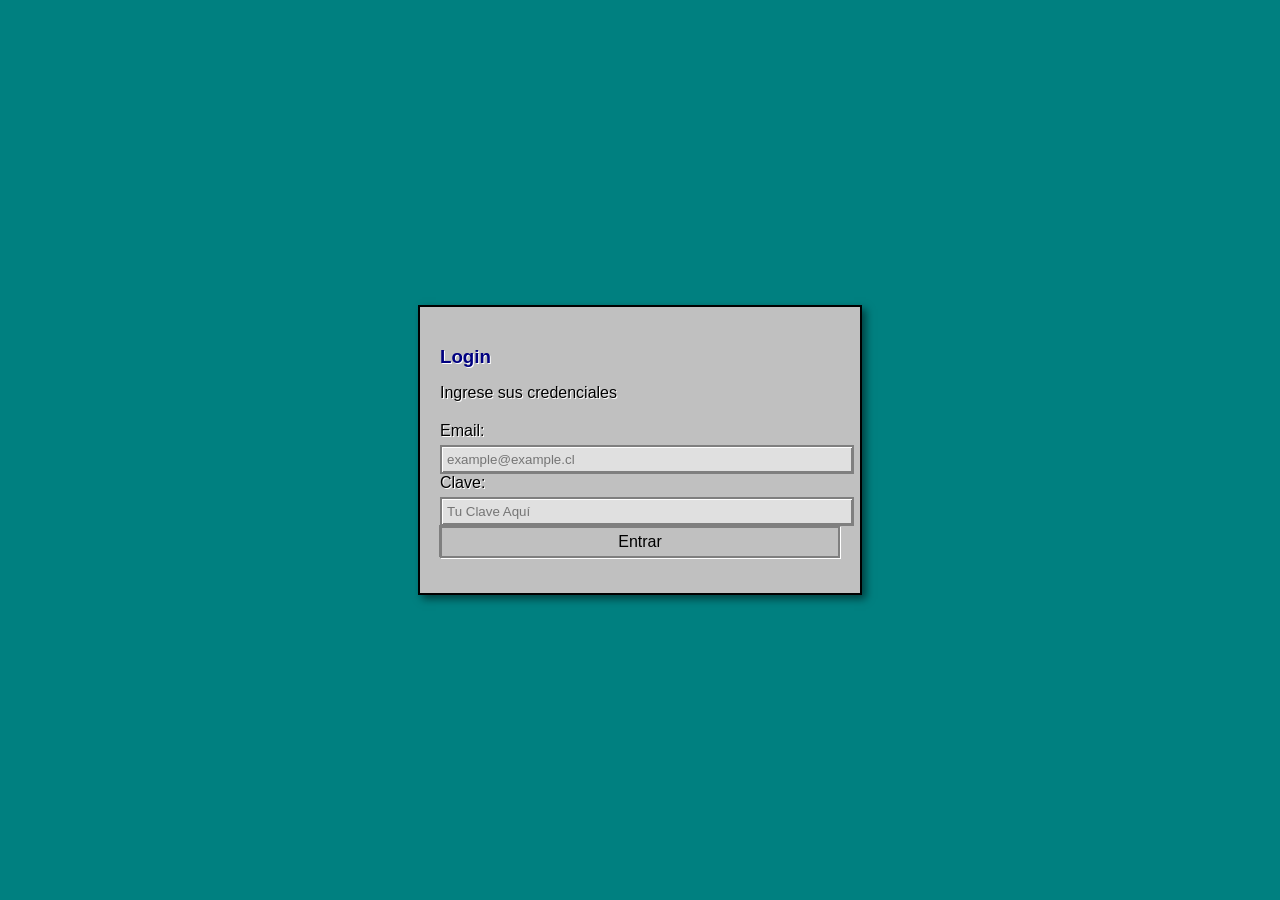
<file: src/views/backend/auth/login.html>
<!DOCTYPE html>
<html lang="es">
<head>
    <meta charset="UTF-8">
    <meta name="viewport" content="width=device-width, initial-scale=1.0">
    <title>Login</title>
    <link rel="stylesheet" href="/public/assets/backend/css/login.css">
</head>
<body id="bodylogin">
    <section id="sectionlogin">
        <h3>Login</h3>
        <div>
            <p>
                Ingrese sus credenciales
            </p>
        </div>
        <div class="contenedor">
            <form id="formLogin">
                <div>
                    <label for="">
                        Email:
                    </label>
                </div>
                <div>
                    <input type="email" id="correo" name="correo" placeholder="example@example.cl" required>
                </div>
                <div>
                    <label for="">Clave:</label>
                </div>
                <div>
                    <input type="password" id="clave" name="clave" placeholder="Tu Clave Aquí" required>
                </div>
                <div>
                    <input type="submit" name="entrar" value="Entrar">
                </div>
            </form>
            <div id="mensajeError"></div> <!-- Contenedor para mensajes de error -->
        </div>
    </section>
    <script type="module" src="/public/assets/backend/js/app.js"></script>
</body>
</html>
</file>
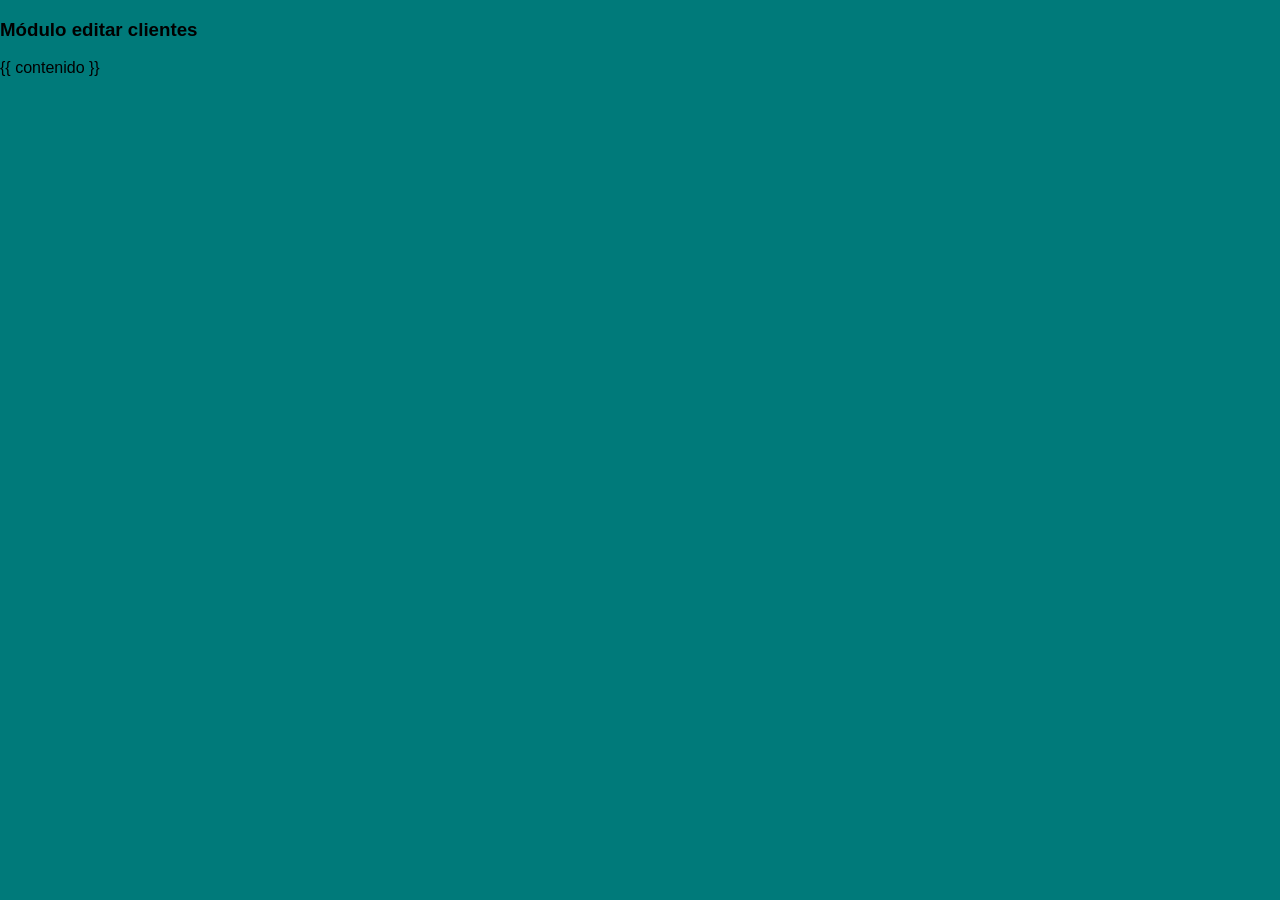
<file: src/views/backend/pages/cliente_editar.html>
<!DOCTYPE html>
<html lang="en">
<head>
    <meta charset="UTF-8">
    <meta name="viewport" content="width=device-width, initial-scale=1.0">
    <title>Listar Clientes</title>
    <link rel="stylesheet" href="/public/assets/backend/css/cliente.css">
</head>
<body>
    <section>
        <header>
            <h3>Módulo editar clientes</h3>
        </header>
        <div>
            {{ contenido }}
        </div>   
    </section>
</body>
</html>
</file>
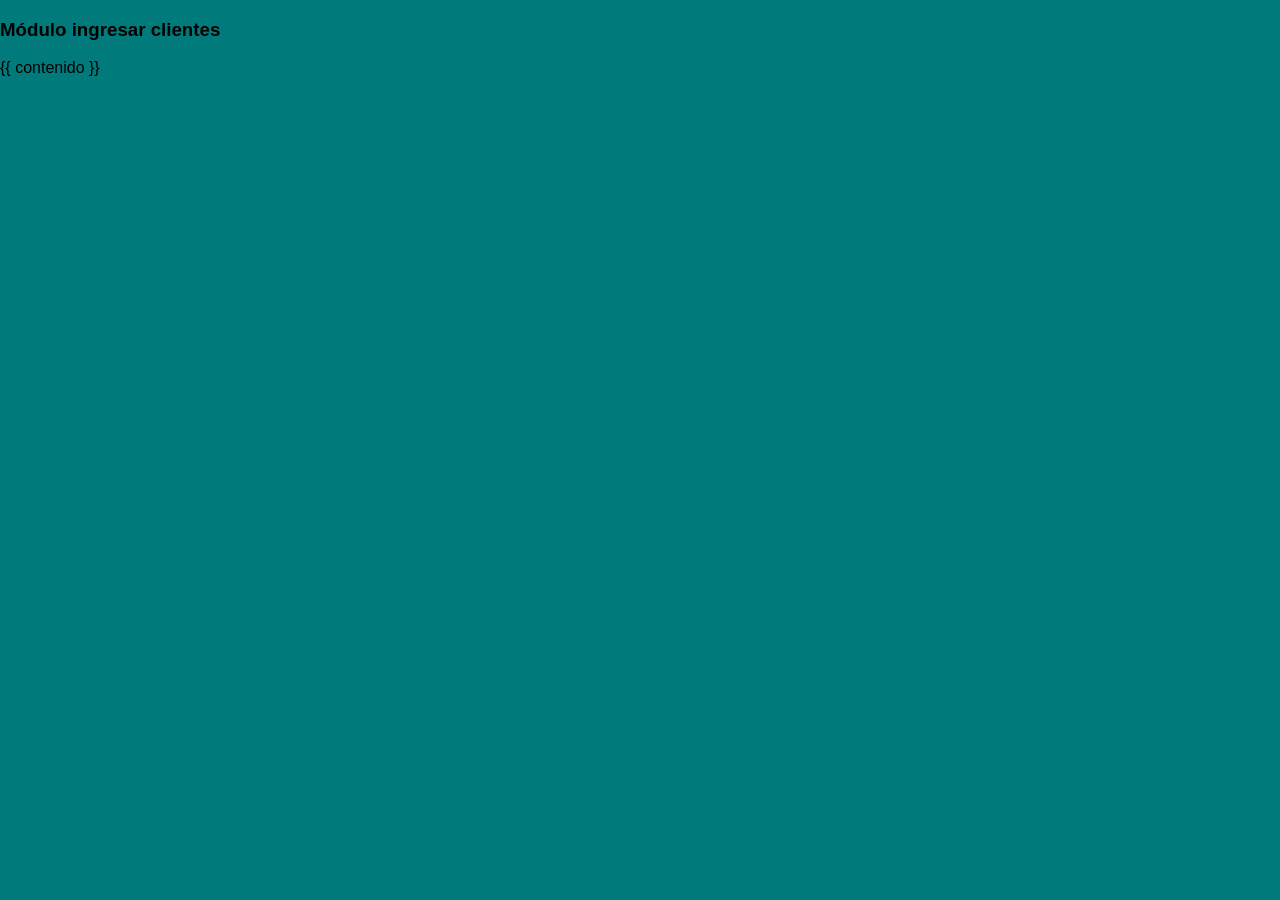
<file: src/views/backend/pages/clientes_ingresar.html>
<!DOCTYPE html>
<html lang="en">
<head>
    <meta charset="UTF-8">
    <meta name="viewport" content="width=device-width, initial-scale=1.0">
    <title>Listar Clientes</title>
    <link rel="stylesheet" href="/public/assets/backend/css/cliente.css">
</head>
<body>
    <section>
        <header>
            <h3>Módulo ingresar clientes</h3>
        </header>
        <div>
            {{ contenido }}
        </div>   
    </section>
</body>
</html>
</file>
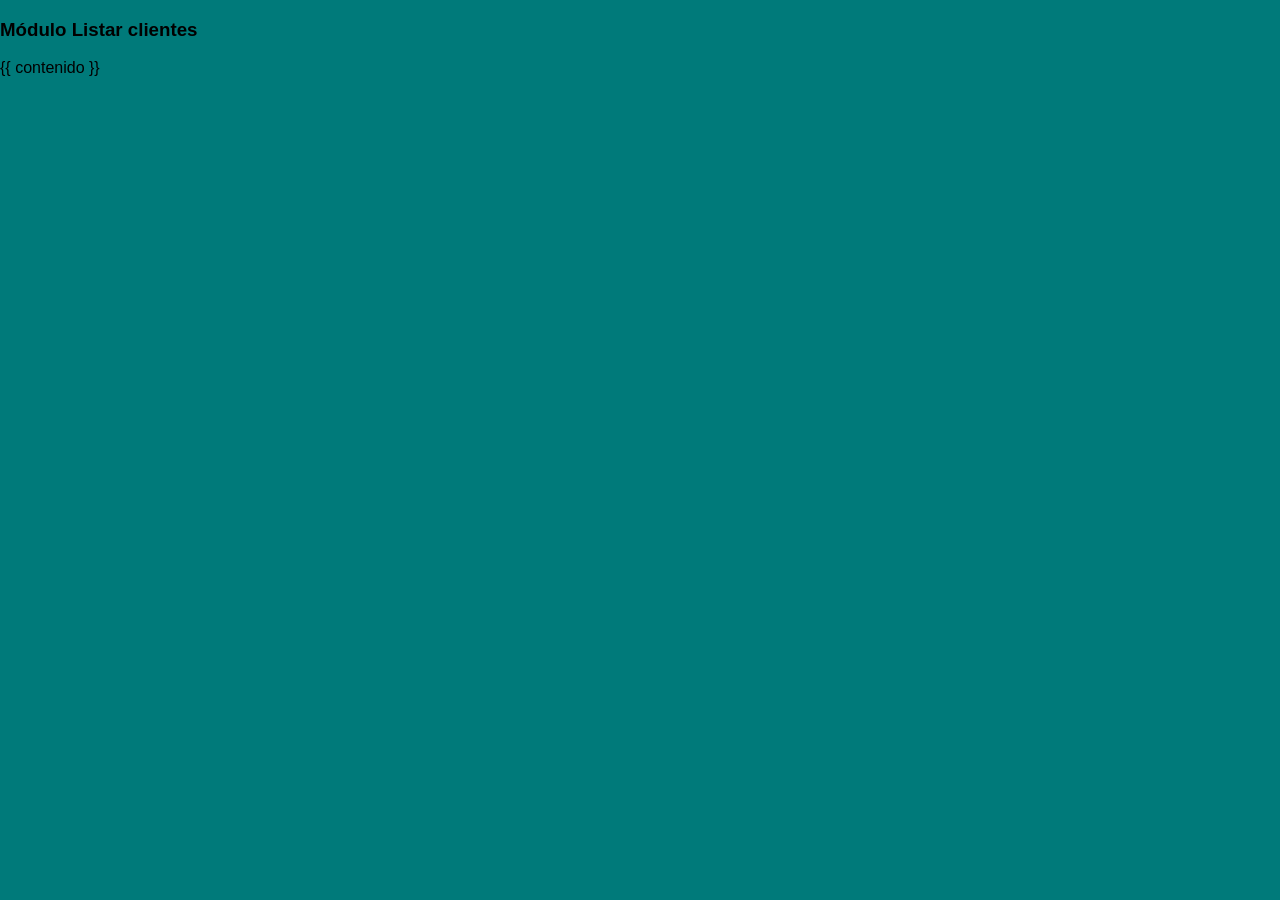
<file: src/views/backend/pages/clientes_listar.html>
<!DOCTYPE html>
<html lang="en">
<head>
    <meta charset="UTF-8">
    <meta name="viewport" content="width=device-width, initial-scale=1.0">
    <title>Listar Clientes</title>
    <link rel="stylesheet" href="/public/assets/backend/css/cliente.css">
</head>
<body>
    <section>
        <header>
            <h3>Módulo Listar clientes</h3>
        </header>
        <div>
            {{ contenido }}
        </div>   
    </section>
</body>
</html>
</file>
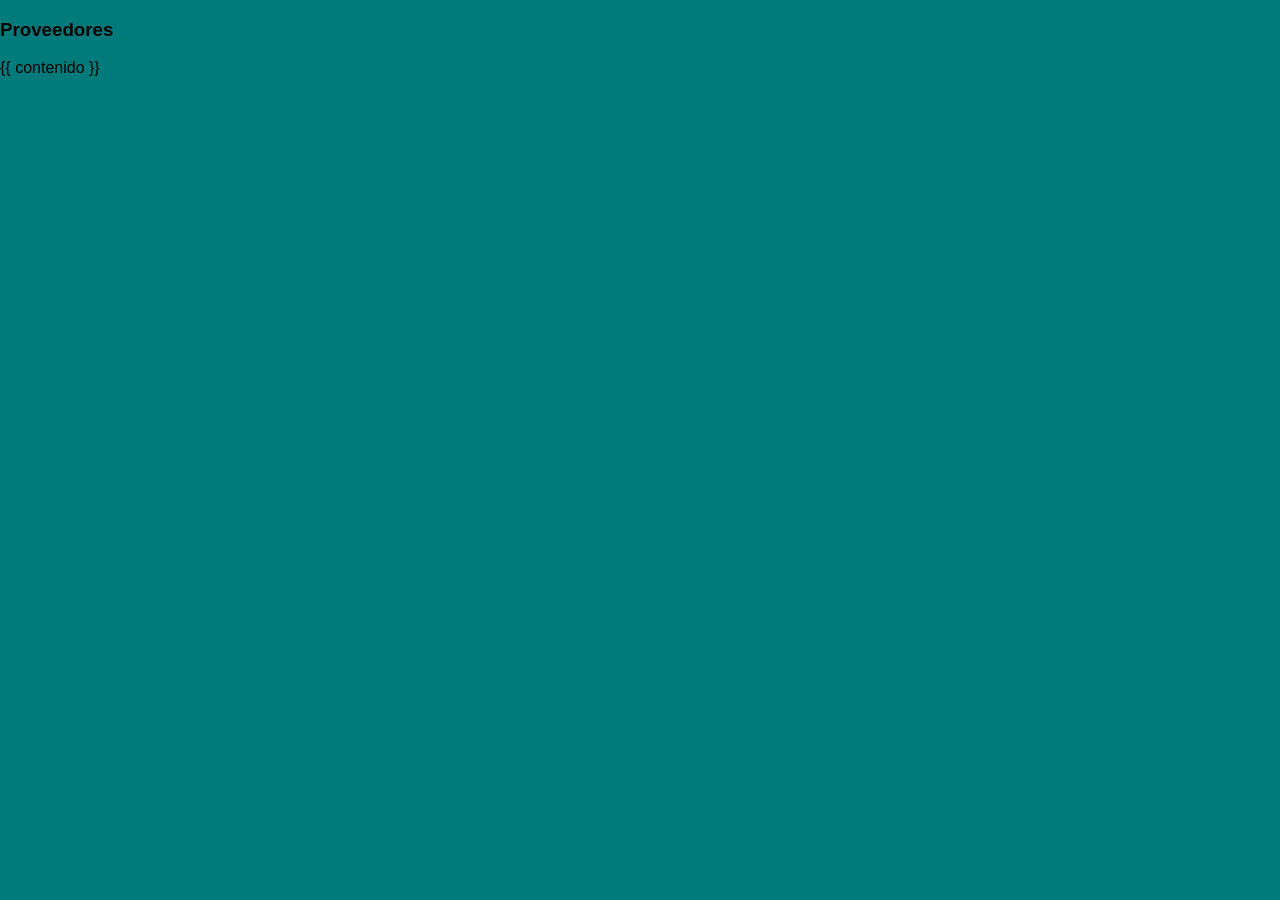
<file: src/views/backend/pages/proveedores.html>
<!DOCTYPE html>
<html lang="en">
<head>
    <meta charset="UTF-8">
    <meta name="viewport" content="width=device-width, initial-scale=1.0">
    <title>Listar Clientes</title>
    <link rel="stylesheet" href="/public/assets/backend/css/cliente.css">
</head>
<body>
    <section>
        <header>
            <h3>Proveedores</h3>
        </header>
        <div>
            {{ contenido }}
        </div>   
    </section>
</body>
</html>
</file>
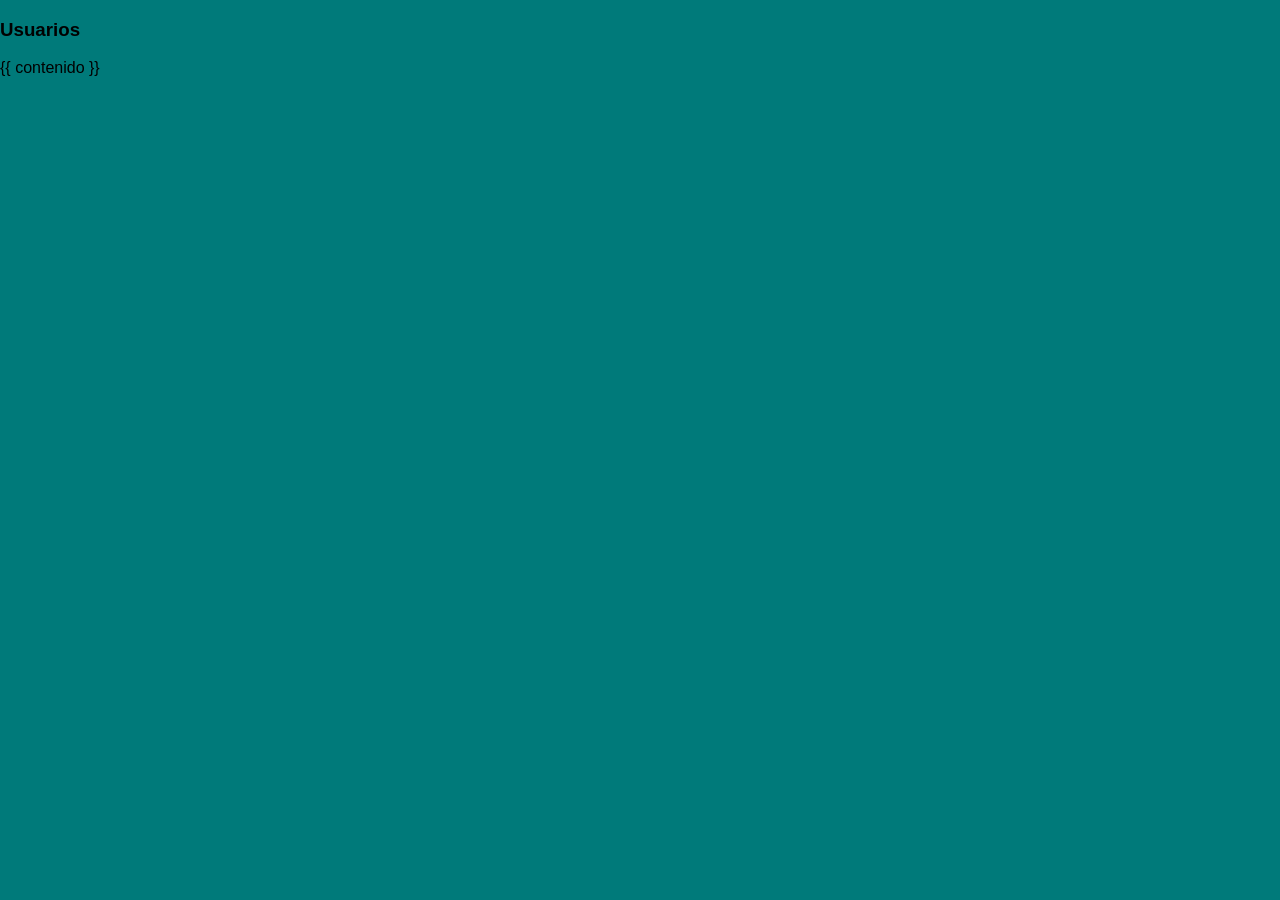
<file: src/views/backend/pages/usuarios.html>
<!DOCTYPE html>
<html lang="en">
<head>
    <meta charset="UTF-8">
    <meta name="viewport" content="width=device-width, initial-scale=1.0">
    <title>Listar Clientes</title>
    <link rel="stylesheet" href="/public/assets/backend/css/cliente.css">
</head>
<body>
    <section>
        <header>
            <h3>Usuarios</h3>
        </header>
        <div>
            {{ contenido }}
        </div>   
    </section>
</body>
</html>
</file>
<file: public/assets/backend/css/login.css>
/* public/assets/backend/css/login.css */
body {
    font-family: 'Tahoma', 'Geneva', sans-serif;
    background-color: #008080;
    display: flex;
    justify-content: center;
    align-items: center;
    height: 100vh;
    margin: 0;
}

#sectionlogin {
    background-color: #c0c0c0;
    padding: 20px;
    border: 2px solid #000000;
    box-shadow: 4px 4px 8px rgba(0, 0, 0, 0.5);
    max-width: 400px;
    width: 100%;
}

h3 {
    margin-bottom: 10px;
    color: #000080;
    text-shadow: 1px 1px 0 #ffffff;
}

p {
    margin-bottom: 20px;
    color: #000000;
    text-shadow: 1px 1px 0 #ffffff;
}

.contenedor {
    margin-bottom: 15px;
}

.contenedor label {
    display: block;
    margin-bottom: 5px;
    color: #000000;
    text-shadow: 1px 1px 0 #ffffff;
}

.contenedor input {
    width: 100%;
    padding: 5px;
    border: 2px solid #7f7f7f;
    border-radius: 0;
    box-shadow: inset 1px 1px 0 #ffffff, inset -1px -1px 0 #7f7f7f;
    background-color: #e0e0e0;
    color: #000000;
}

.contenedor input:focus {
    border-color: #000080;
    outline: none;
}

input[type="submit"] {
    width: 100%;
    padding: 5px;
    background-color: #c0c0c0;
    border: 2px solid #7f7f7f;
    border-radius: 0;
    color: #000000;
    font-size: 16px;
    cursor: pointer;
    box-shadow: 1px 1px 0 #ffffff, -1px -1px 0 #7f7f7f;
}

input[type="submit"]:hover {
    background-color: #a0a0a0;
}

#error {
    margin-top: 15px;
    color: #ff0000;
    font-size: 14px;
    text-shadow: 1px 1px 0 #ffffff;
}
</file>
<file: public/assets/backend/css/cliente.css>
/* cliente.css */
body {
    font-family: Arial, sans-serif;
    background-color: #007a7a; /* Verde oscuro específico */
    margin: 0;
    padding: 0;
    display: flex;
    flex-direction: column;
    height: 100vh;
}

nav {
    background-color: #4f4f4f; /* Gris */
    color: white;
    padding: 10px;
    box-shadow: 0 2px 4px rgba(0,0,0,0.1);
}

nav ul {
    list-style: none;
    padding: 0;
    margin: 0;
    display: flex;
}

nav ul li {
    margin-right: 20px;
}

nav ul li a {
    color: white;
    text-decoration: none;
}

nav ul li ul {
    display: none;
    position: absolute;
    background-color: #4f4f4f; /* Gris */
    padding: 10px;
    box-shadow: 0 2px 4px rgba(0,0,0,0.1);
}

nav ul li:hover ul {
    display: block;
}

.container {
    flex: 1;
    display: flex;
    justify-content: center;
    align-items: center;
}

.client-form {
    background-color: #ffffff;
    border-radius: 8px;
    box-shadow: 0 2px 4px rgba(0,0,0,0.1);
    padding: 20px;
    width: 400px;
}

.client-form h2 {
    margin-top: 0;
    font-size: 24px;
    color: #333;
}

.form-group {
    margin-bottom: 15px;
}

.form-group label {
    display: block;
    margin-bottom: 5px;
    font-weight: bold;
    color: #333;
}

.form-group input[type="text"], .form-group input[type="email"], .form-group select {
    width: calc(100% - 20px);
    padding: 10px;
    margin-top: 5px;
    border: 1px solid #ddd;
    border-radius: 4px;
    background-color: #fafafa;
}

.form-group input[type="submit"] {
    background-color: #007bff;
    color: #ffffff;
    border: none;
    padding: 10px 20px;
    cursor: pointer;
    border-radius: 4px;
    font-size: 16px;
}

.form-group input[type="submit"]:hover {
    background-color: #0056b3;
}

#mensajeError {
    color: red;
    margin-top: 10px;
}
</file>
